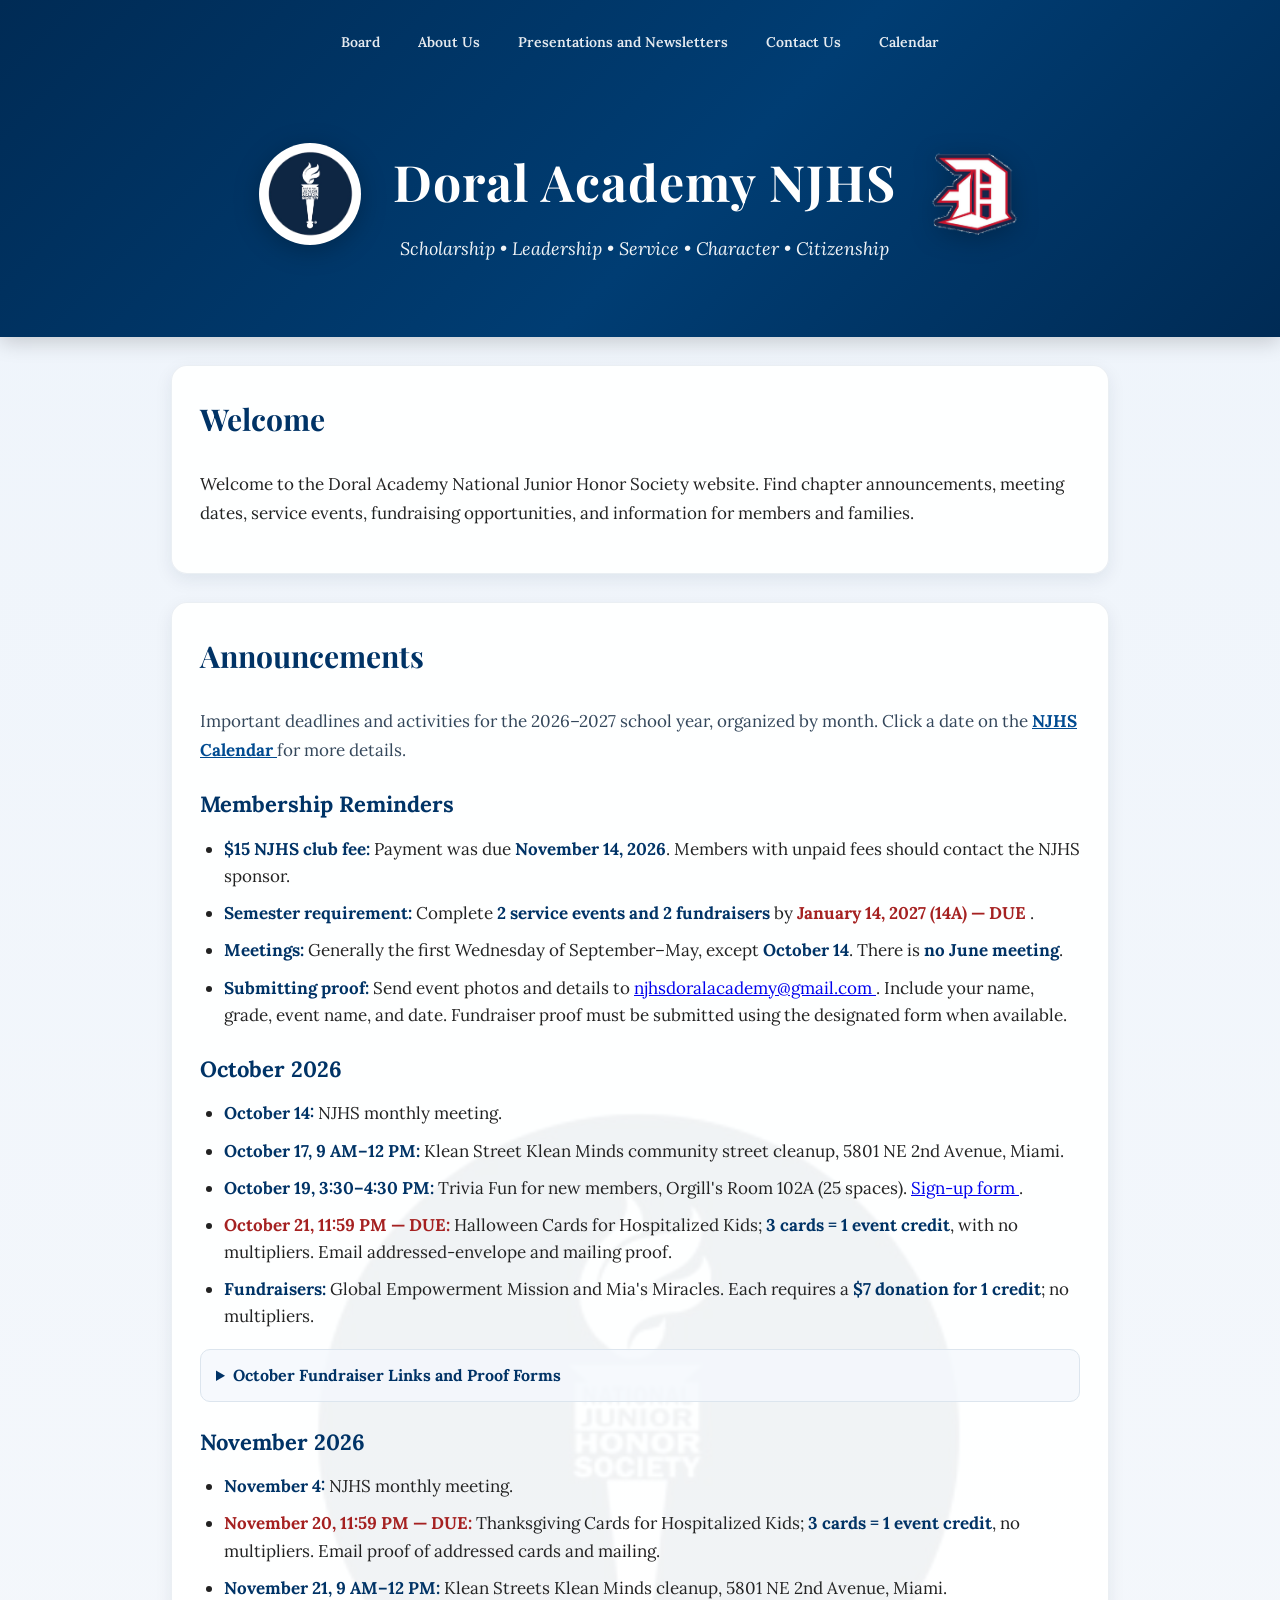
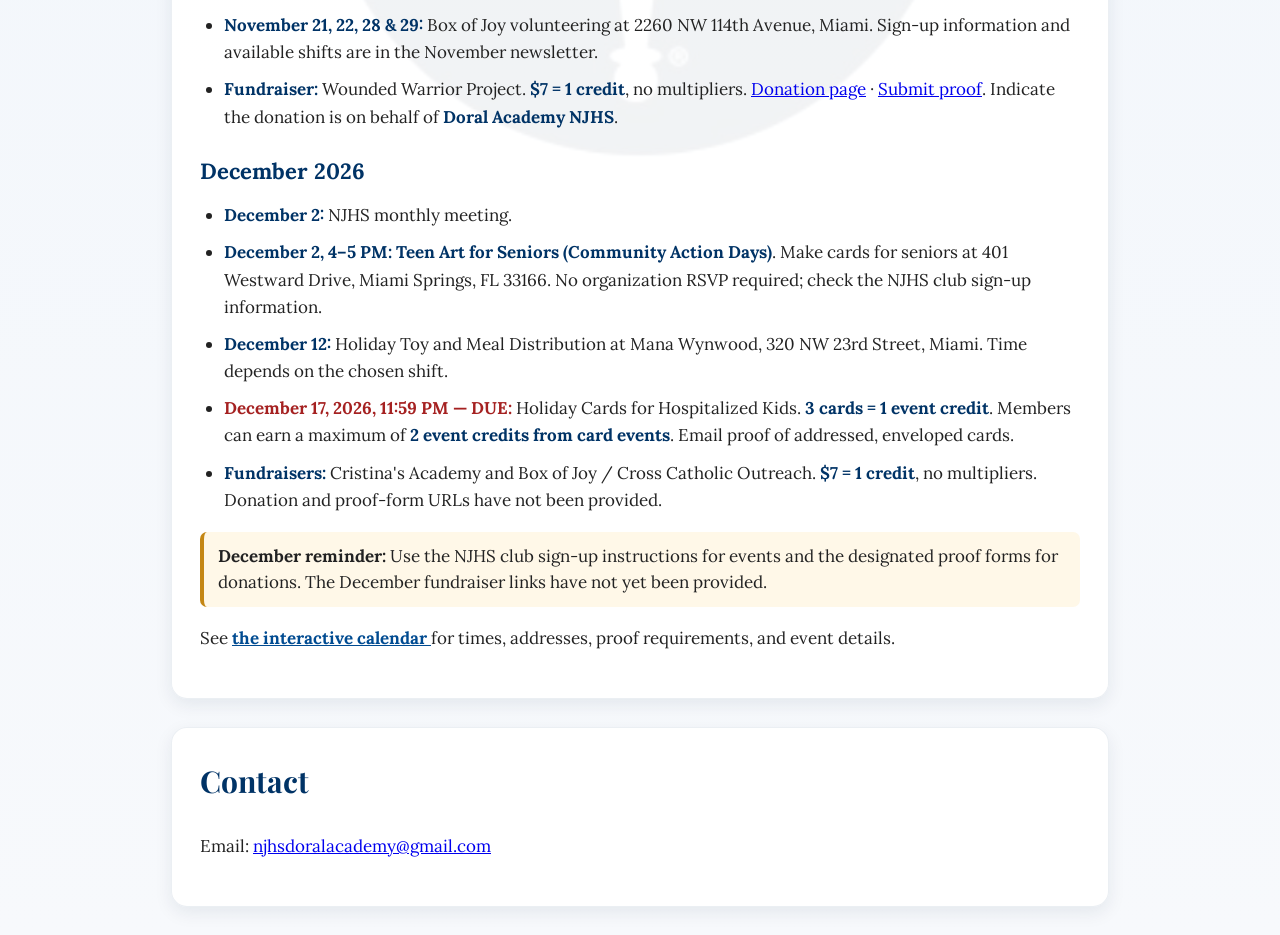
<file: index.html>
<!DOCTYPE html>
<html lang="en">
<head>
  <meta charset="UTF-8">
  <meta name="viewport" content="width=device-width, initial-scale=1.0">
  <title>Doral Academy NJHS</title>
  <link rel="stylesheet" href="style.css">
  <link rel="icon" type="image/png" href="njhs-logo-clean.png">

  <style>
    /* SINGLE HOMEPAGE WATERMARK */
    .home-page .home-header::before,
    .home-page .watermark-section::before {
      content: none !important;
      display: none !important;
    }

    .home-page main {
      position: relative;
      isolation: isolate;
    }

    .home-page main::before {
      content: "";
      position: absolute;
      inset: 0;
      background: url("njhs-circle-logo.png")
        center / min(760px, 85vw) auto no-repeat;
      opacity: 0.055;
      z-index: 1;
      pointer-events: none;
    }

    .home-page main > section > * {
      position: relative;
      z-index: 2;
    }

    .home-page .title-text h1 span {
      display: inline;
    }

    .home-page .home-header .top-nav {
      position: absolute;
    }

    /* RESPONSIVE NAVIGATION */
    .home-page .top-nav a.nav-presentations {
      min-width: 0;
      max-width: min(260px, 25vw);
      box-sizing: border-box;
    }

    .home-page .nav-presentations .nav-label {
      display: block;
      white-space: nowrap;
      overflow: hidden;
      text-overflow: ellipsis;
    }

    /* ANNOUNCEMENTS */
    .home-page .announcement-lead {
      color: #34475b;
      margin-bottom: 14px;
    }

    .home-page .announcement-list,
    .home-page .month-events {
      padding-left: 24px;
      margin: 12px 0 18px;
    }

    .home-page .announcement-list li,
    .home-page .month-events li {
      margin-bottom: 10px;
      line-height: 1.6;
    }

    .home-page .announcement-list strong,
    .home-page .month-events strong {
      color: #003366;
    }

    .home-page .month-heading {
      color: #003366;
      margin: 22px 0 10px;
      font-size: 22px;
    }

    .home-page .deadline-text {
      font-weight: bold;
      color: #a52121;
    }

    .home-page .announcement-details {
      margin-top: 14px;
      border: 1px solid #dce5ee;
      border-radius: 10px;
      background: rgba(244,248,253,0.8);
      padding: 12px 15px;
    }

    .home-page .announcement-details summary {
      cursor: pointer;
      font-weight: bold;
      color: #003366;
    }

    .home-page .announcement-details li {
      margin: 8px 0;
      line-height: 1.5;
    }

    .home-page .notice {
      padding: 12px 14px;
      border-left: 4px solid #c48715;
      background: #fff8e8;
      border-radius: 7px;
      line-height: 1.5;
    }

    .home-page .calendar-link {
      color: #004b91;
      font-weight: 700;
    }

    .home-page a {
      overflow-wrap: anywhere;
    }

    /* MOBILE */
    @media (max-width: 700px) {

      .home-page .home-header {
        padding: 22px 16px 36px;
        min-height: 0;
        box-sizing: border-box;
      }

      .home-page main::before {
        background-size: 350px auto;
      }

      .home-page .home-header .top-nav {
        position: relative;
        top: auto;
        left: auto;
        right: auto;
        transform: none;
        display: grid;
        grid-template-columns: repeat(6, minmax(0,1fr));
        gap: 7px;
        width: 100%;
        max-width: 450px;
        margin: 0 auto;
      }

      .home-page .home-header .top-nav a {
        grid-column: span 2;
        min-width: 0;
        padding: 9px 3px;
        font-size: clamp(11px,3vw,13px);
        text-align: center;
        white-space: nowrap;
      }

      .home-page .home-header .top-nav a.nav-presentations {
        width: 100%;
        max-width: 100%;
        overflow: hidden;
      }

      .home-page .home-header .top-nav a:nth-child(4),
      .home-page .home-header .top-nav a:nth-child(5) {
        grid-column: span 3;
      }

      .home-page .home-header .hero-title-row {
        display: grid;
        grid-template-columns: 1fr 1fr;
        grid-template-areas:
          "njhs doral"
          "title title";
        justify-items: center;
        align-items: center;
        gap: 14px 10px;
        width: 100%;
        margin: 28px auto 0;
      }

      .home-page .home-header .njhs-logo {
        grid-area: njhs;
        width: 68px;
        height: 68px;
        padding: 5px;
      }

      .home-page .home-header .doral-logo {
        grid-area: doral;
        width: auto;
        height: 68px;
        max-width: 100px;
      }

      .home-page .home-header .title-text {
        grid-area: title;
        width: 100%;
        text-align: center;
      }

      .home-page .home-header h1 {
        font-size: clamp(29px,8vw,39px);
        line-height: 1.2;
        margin: 0 0 10px;
      }

      .home-page .title-text h1 span {
        display: block;
      }

      .home-page .home-header .title-text p {
        font-size: 13px;
        line-height: 1.65;
        max-width: 320px;
        margin: 0 auto;
      }

      .home-page section {
        box-sizing: border-box;
        margin: 16px 12px;
        padding: 22px 18px;
      }

      .home-page section h2 {
        font-size: 27px;
      }

      .home-page .month-heading {
        font-size: 20px;
      }

      .home-page .month-events li,
      .home-page .announcement-list li {
        font-size: 15px;
      }
    }
  </style>
</head>

<body class="home-page">

  <header class="home-header">

    <nav class="top-nav" aria-label="Main navigation">
      <a href="board.html">Board</a>
      <a href="about.html">About Us</a>

      <a href="powerpoints.html"
         class="nav-presentations"
         aria-label="Presentations and Newsletters"
         title="Presentations and Newsletters">
        <span class="nav-label">Presentations and Newsletters</span>
      </a>

      <a href="contact.html">Contact Us</a>
      <a href="calendar.html">Calendar</a>
    </nav>

    <div class="hero-title-row">
      <img src="njhs-logo-clean.png"
           alt="NJHS logo"
           class="home-logo njhs-logo">

      <div class="title-text">
        <h1>Doral Academy <span>NJHS</span></h1>
        <p>
          Scholarship • Leadership • Service •
          Character • Citizenship
        </p>
      </div>

      <img src="doral-logo-clean.png"
           alt="Doral Academy logo"
           class="home-logo doral-logo">
    </div>
  </header>

  <main>

    <section>
      <h2>Welcome</h2>
      <p>
        Welcome to the Doral Academy National Junior Honor Society
        website. Find chapter announcements, meeting dates,
        service events, fundraising opportunities, and
        information for members and families.
      </p>
    </section>

    <section>
      <h2>Announcements</h2>

      <p class="announcement-lead">
        Important deadlines and activities for the 2026–2027
        school year, organized by month. Click a date on the
        <a class="calendar-link" href="calendar.html">
          NJHS Calendar
        </a>
        for more details.
      </p>

      <h3 class="month-heading">Membership Reminders</h3>

      <ul class="announcement-list">
        <li>
          <strong>$15 NJHS club fee:</strong>
          Payment was due <strong>November 14, 2026</strong>.
          Members with unpaid fees should contact the NJHS sponsor.
        </li>

        <li>
          <strong>Semester requirement:</strong>
          Complete <strong>2 service events and 2 fundraisers</strong>
          by <span class="deadline-text">
            January 14, 2027 (14A) — DUE
          </span>.
        </li>

        <li>
          <strong>Meetings:</strong>
          Generally the first Wednesday of September–May,
          except <strong>October 14</strong>.
          There is <strong>no June meeting</strong>.
        </li>

        <li>
          <strong>Submitting proof:</strong>
          Send event photos and details to
          <a href="mailto:njhsdoralacademy@gmail.com">
            njhsdoralacademy@gmail.com
          </a>.
          Include your name, grade, event name, and date.
          Fundraiser proof must be submitted using the
          designated form when available.
        </li>
      </ul>

      <h3 class="month-heading">October 2026</h3>

      <ul class="month-events">
        <li>
          <strong>October 14:</strong>
          NJHS monthly meeting.
        </li>

        <li>
          <strong>October 17, 9 AM–12 PM:</strong>
          Klean Street Klean Minds community street cleanup,
          5801 NE 2nd Avenue, Miami.
        </li>

        <li>
          <strong>October 19, 3:30–4:30 PM:</strong>
          Trivia Fun for new members, Orgill's Room 102A
          (25 spaces).
          <a href="https://forms.gle/LJaqfLmsAAzRFNNAA"
             target="_blank" rel="noopener noreferrer">
            Sign-up form
          </a>.
        </li>

        <li>
          <span class="deadline-text">
            October 21, 11:59 PM — DUE:
          </span>
          Halloween Cards for Hospitalized Kids;
          <strong>3 cards = 1 event credit</strong>,
          with no multipliers.
          Email addressed-envelope and mailing proof.
        </li>

        <li>
          <strong>Fundraisers:</strong>
          Global Empowerment Mission and Mia's Miracles.
          Each requires a <strong>$7 donation for 1 credit</strong>;
          no multipliers.
        </li>
      </ul>

      <details class="announcement-details">
        <summary>October Fundraiser Links and Proof Forms</summary>
        <ul>
          <li>
            <strong>Global Empowerment Mission:</strong>
            <a href="https://give.gem.org/campaign/735778/donate"
               target="_blank" rel="noopener noreferrer">Donate</a>
            ·
            <a href="https://forms.gle/nMfaBUAVE4X3Z4fW6"
               target="_blank" rel="noopener noreferrer">Submit proof</a>
          </li>

          <li>
            <strong>Mia's Miracles:</strong>
            <a href="https://mias-miracles.org/donate/"
               target="_blank" rel="noopener noreferrer">Donate</a>
            ·
            <a href="https://forms.gle/xfF3gVF7sdRYBU6Y8"
               target="_blank" rel="noopener noreferrer">Submit proof</a>
          </li>
        </ul>
      </details>

      <h3 class="month-heading">November 2026</h3>

      <ul class="month-events">
        <li><strong>November 4:</strong> NJHS monthly meeting.</li>

        <li>
          <span class="deadline-text">
            November 20, 11:59 PM — DUE:
          </span>
          Thanksgiving Cards for Hospitalized Kids;
          <strong>3 cards = 1 event credit</strong>,
          no multipliers. Email proof of addressed cards and mailing.
        </li>

        <li>
          <strong>November 21, 9 AM–12 PM:</strong>
          Klean Streets Klean Minds cleanup,
          5801 NE 2nd Avenue, Miami.
        </li>

        <li>
          <strong>November 21, 22, 28 &amp; 29:</strong>
          Box of Joy volunteering at 2260 NW 114th Avenue,
          Miami. Sign-up information and available shifts
          are in the November newsletter.
        </li>

        <li>
          <strong>Fundraiser:</strong>
          Wounded Warrior Project.
          <strong>$7 = 1 credit</strong>, no multipliers.
          <a href="https://support.woundedwarriorproject.org/Default.aspx?tsid=37977"
             target="_blank" rel="noopener noreferrer">Donation page</a>
          ·
          <a href="https://forms.gle/F6t3YPgR1nLFfQQY8"
             target="_blank" rel="noopener noreferrer">Submit proof</a>.
          Indicate the donation is on behalf of
          <strong>Doral Academy NJHS</strong>.
        </li>
      </ul>

      <h3 class="month-heading">December 2026</h3>

      <ul class="month-events">
        <li>
          <strong>December 2:</strong>
          NJHS monthly meeting.
        </li>

        <li>
          <strong>December 2, 4–5 PM:</strong>
          <strong>Teen Art for Seniors (Community Action Days)</strong>.
          Make cards for seniors at 401 Westward Drive,
          Miami Springs, FL 33166.
          No organization RSVP required; check the NJHS
          club sign-up information.
        </li>

        <li>
          <strong>December 12:</strong>
          Holiday Toy and Meal Distribution at Mana Wynwood,
          320 NW 23rd Street, Miami.
          Time depends on the chosen shift.
        </li>

        <li>
          <span class="deadline-text">
            December 17, 2026, 11:59 PM — DUE:
          </span>
          Holiday Cards for Hospitalized Kids.
          <strong>3 cards = 1 event credit</strong>.
          Members can earn a maximum of
          <strong>2 event credits from card events</strong>.
          Email proof of addressed, enveloped cards.
        </li>

        <li>
          <strong>Fundraisers:</strong>
          Cristina's Academy and Box of Joy /
          Cross Catholic Outreach.
          <strong>$7 = 1 credit</strong>, no multipliers.
          Donation and proof-form URLs have not been provided.
        </li>
      </ul>

      <p class="notice">
        <strong>December reminder:</strong>
        Use the NJHS club sign-up instructions for events
        and the designated proof forms for donations.
        The December fundraiser links have not yet been provided.
      </p>

      <p>
        See
        <a class="calendar-link" href="calendar.html">
          the interactive calendar
        </a>
        for times, addresses, proof requirements,
        and event details.
      </p>
    </section>

    <section>
      <h2>Contact</h2>
      <p>
        Email:
        <a href="mailto:njhsdoralacademy@gmail.com">
          njhsdoralacademy@gmail.com
        </a>
      </p>
    </section>

  </main>

</body>
</html>
</file>
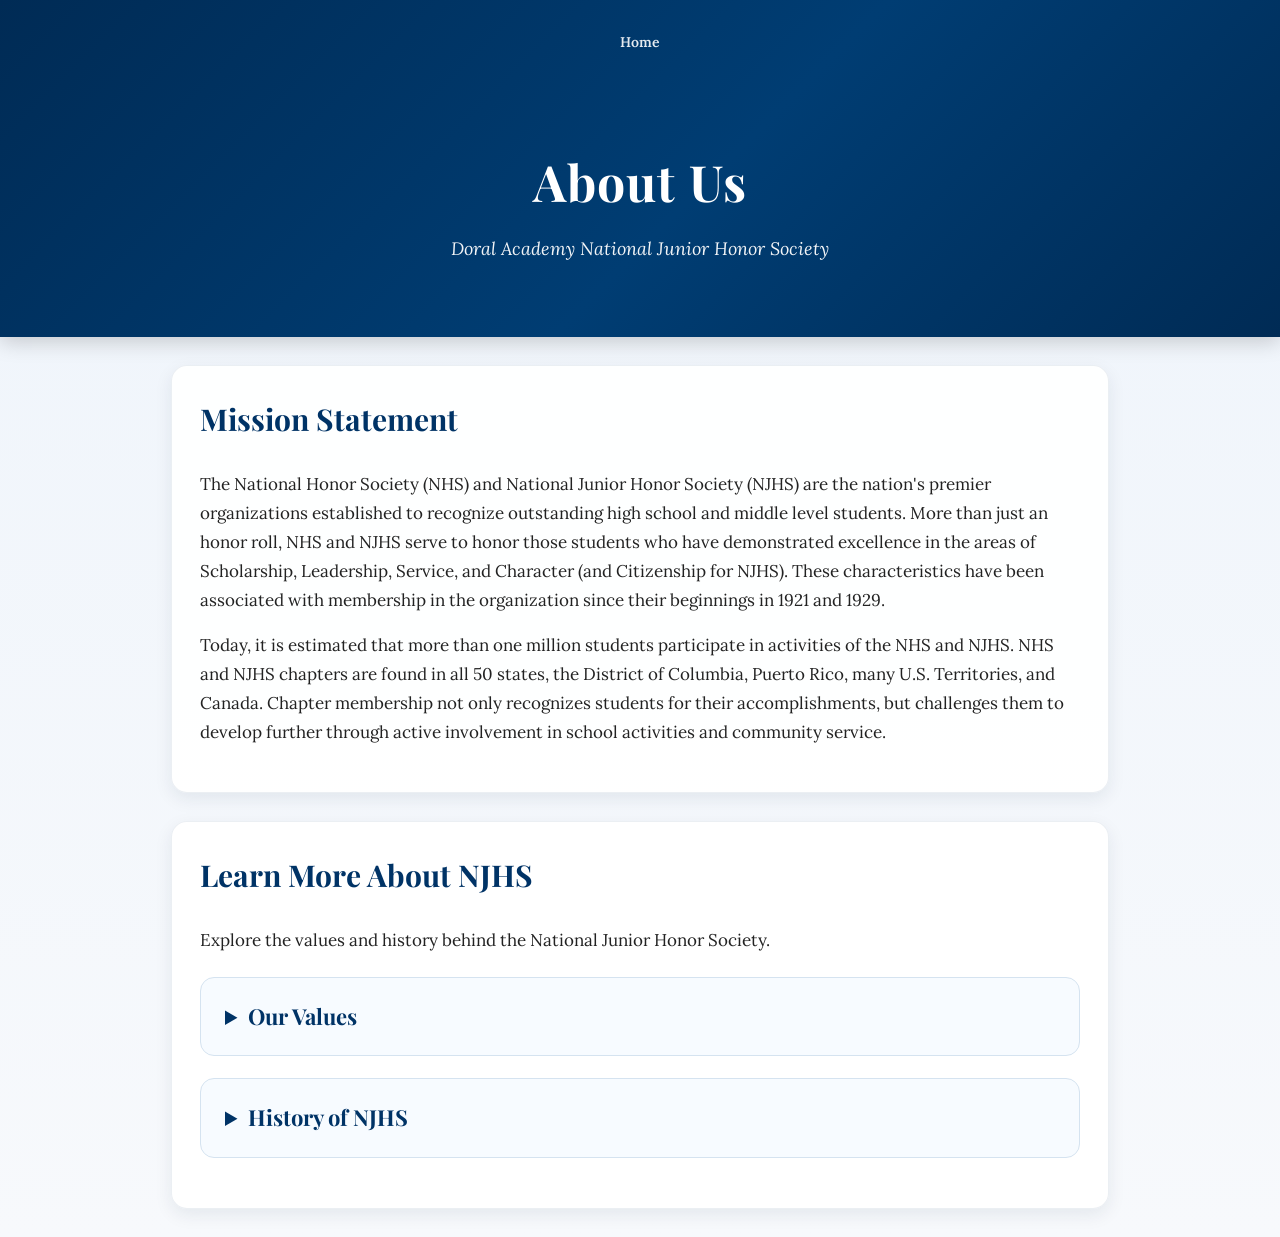
<file: about.html>
<!DOCTYPE html>
<html lang="en">
<head>
  <meta charset="UTF-8">
  <meta name="viewport" content="width=device-width, initial-scale=1.0">
  <title>About Us - Doral Academy NJHS</title>
  <link rel="stylesheet" href="style.css">
  <link rel="icon" type="image/png" href="njhs-logo-clean.png">

  <style>
    .about-expandable {
      margin: 22px 0;
      border: 1px solid #d5e3f0;
      border-radius: 14px;
      background: #f7fbff;
      overflow: hidden;
    }

    .about-expandable summary {
      padding: 20px 24px;
      cursor: pointer;
      color: #003366;
      font-size: 22px;
      font-family: 'Playfair Display', Georgia, serif;
      font-weight: bold;
      transition: background-color 0.2s ease;
    }

    .about-expandable summary:hover {
      background: #e2f0ff;
    }

    .about-expandable summary:focus-visible {
      outline: 2px solid #003366;
      outline-offset: -4px;
    }

    .about-expandable[open] summary {
      background: #eaf4ff;
    }

    .about-expandable-content {
      padding: 8px 24px 24px;
    }

    .about-expandable-content p {
      margin: 16px 0;
      line-height: 1.8;
    }

    .about-expandable-content h3 {
      color: #003366;
      font-size: 22px;
      margin-top: 25px;
      margin-bottom: 8px;
    }

    .about-values-image {
      display: block;
      max-width: 280px;
      width: 100%;
      height: auto;
      margin: 20px auto 28px;
      border-radius: 12px;
    }

    @media (max-width: 700px) {
      .about-expandable summary {
        font-size: 19px;
        padding: 16px;
      }

      .about-expandable-content {
        padding: 8px 16px 20px;
      }
    }
  </style>
</head>

<body>

  <header>
    <nav class="top-nav">
      <a href="index.html">Home</a>
    </nav>

    <h1>About Us</h1>
    <p>Doral Academy National Junior Honor Society</p>
  </header>

  <section>

    <h2>Mission Statement</h2>

    <p>
      The National Honor Society (NHS) and National Junior Honor Society
      (NJHS) are the nation's premier organizations established to
      recognize outstanding high school and middle level students.
      More than just an honor roll, NHS and NJHS serve to honor those
      students who have demonstrated excellence in the areas of
      Scholarship, Leadership, Service, and Character (and Citizenship
      for NJHS). These characteristics have been associated with
      membership in the organization since their beginnings in 1921
      and 1929.
    </p>

    <p>
      Today, it is estimated that more than one million students
      participate in activities of the NHS and NJHS. NHS and NJHS
      chapters are found in all 50 states, the District of Columbia,
      Puerto Rico, many U.S. Territories, and Canada. Chapter
      membership not only recognizes students for their
      accomplishments, but challenges them to develop further
      through active involvement in school activities and
      community service.
    </p>

  </section>

  <section>

    <h2>Learn More About NJHS</h2>

    <p>
      Explore the values and history behind the
      National Junior Honor Society.
    </p>

    <!-- OUR VALUES -->

    <details class="about-expandable">
      <summary>Our Values</summary>

      <div class="about-expandable-content">

        <img src="njhs-values.png"
             alt="NJHS Values"
             class="about-values-image">

        <p>
          NJHS is more than just an honor roll. The Honor Society
          chapter establishes rules for membership that are based
          upon a student's NHS/NJHS outstanding performance in
          the areas of scholarship, service, leadership, and
          character (plus citizenship for NJHS). These criteria
          for selection form the foundation upon which the
          organization and its activities are built.
        </p>

        <h3>Scholarship</h3>

        <p>
          Students who have a standard of excellence, or a higher
          cumulative average set by the local school's Faculty
          Council, meet the scholarship requirement for membership.
          These students are then eligible for consideration on
          the basis of service, leadership, and character
          (and citizenship for NJHS).
        </p>

        <h3>Service</h3>

        <p>
          This quality is defined through the voluntary
          contributions made by a student to the school or
          community, done without compensation and with a
          positive, courteous, and enthusiastic spirit.
        </p>

        <h3>Leadership</h3>

        <p>
          Student leaders are those who are resourceful,
          good problem solvers, promoters of school activities,
          idea-contributors, dependable, and persons who
          exemplify positive attitudes about life.
          Leadership experiences can be drawn from school
          or community activities while working with or
          for others.
        </p>

        <h3>Character</h3>

        <p>
          The student of good character upholds principles
          of morality and ethics, is cooperative, demonstrates
          high standards of honesty and reliability, shows
          courtesy, concern, and respect for others, and
          generally maintains a good and clean lifestyle.
        </p>

        <h3>Citizenship</h3>

        <p>
          The student who demonstrates citizenship understands
          the importance of civic involvement, has a high
          regard for freedom, justice, and democracy, and
          demonstrates mature participation and responsibility
          through involvement with such activities as scouting,
          community organizations, and school clubs.
        </p>

      </div>
    </details>

    <!-- HISTORY -->

    <details class="about-expandable">
      <summary>History of NJHS</summary>

      <div class="about-expandable-content">

        <p>
          The National Junior Honor Society (NJHS) was
          established in 1929.
        </p>

        <p>
          In 1921, NASSP officially established the National
          Honor Society. Though many local and regional honor
          societies existed prior to 1921, no nationwide
          organization had been founded. Under the leadership
          of Dr. Edward Rynearson, principal of the Fifth
          Avenue High School, Pittsburgh, Pa., the organization
          grew from the original Alpha Chapter at the Fifth
          Avenue School to more than 1,000 chapters by 1930.
          Equipped with a constitution, an emblem and motto,
          and a group of dedicated principals as coordinators,
          the new NHS organization quickly developed into one
          of the country's leading educational groups.
        </p>

        <p>
          Four main purposes have guided chapters of NJHS
          from the beginning: "To create enthusiasm for
          scholarship, to stimulate a desire to render service,
          to promote leadership, and to develop character in
          the students of secondary schools."
          (from the NJHS Constitution)
          These purposes also translate into the criteria used
          for membership selection in each local chapter.
        </p>

        <p>
          In 1929, the NASSP turned its attention to middle
          level schools and expanded the scope of its concern
          for recognizing outstanding students by establishing
          the National Junior Honor Society (NJHS).
          With its own constitution and handbook, NJHS has
          established criteria that parallel the emphases
          found in the NHS with an added purpose to encourage
          citizenship. (Additional information on establishing
          a chapter of the NJHS is available upon request
          from the NASSP Department of Student Activities.)
        </p>

        <p>
          Both the NHS and NJHS are sponsored and supervised
          by NASSP which appoints a National Council -
          the controlling body of NHS. In addition, National
          Council members also serve as the selection committee
          for the prestigious NHS Scholarship which has been
          administered annually in schools with NHS chapters
          since 1946.
        </p>

        <p>
          The day-to-day administration of NHS national
          concerns is handled by the NASSP Department
          of Student Activities, headquartered in Reston, VA.
        </p>

      </div>
    </details>

  </section>

</body>
</html>
</file>
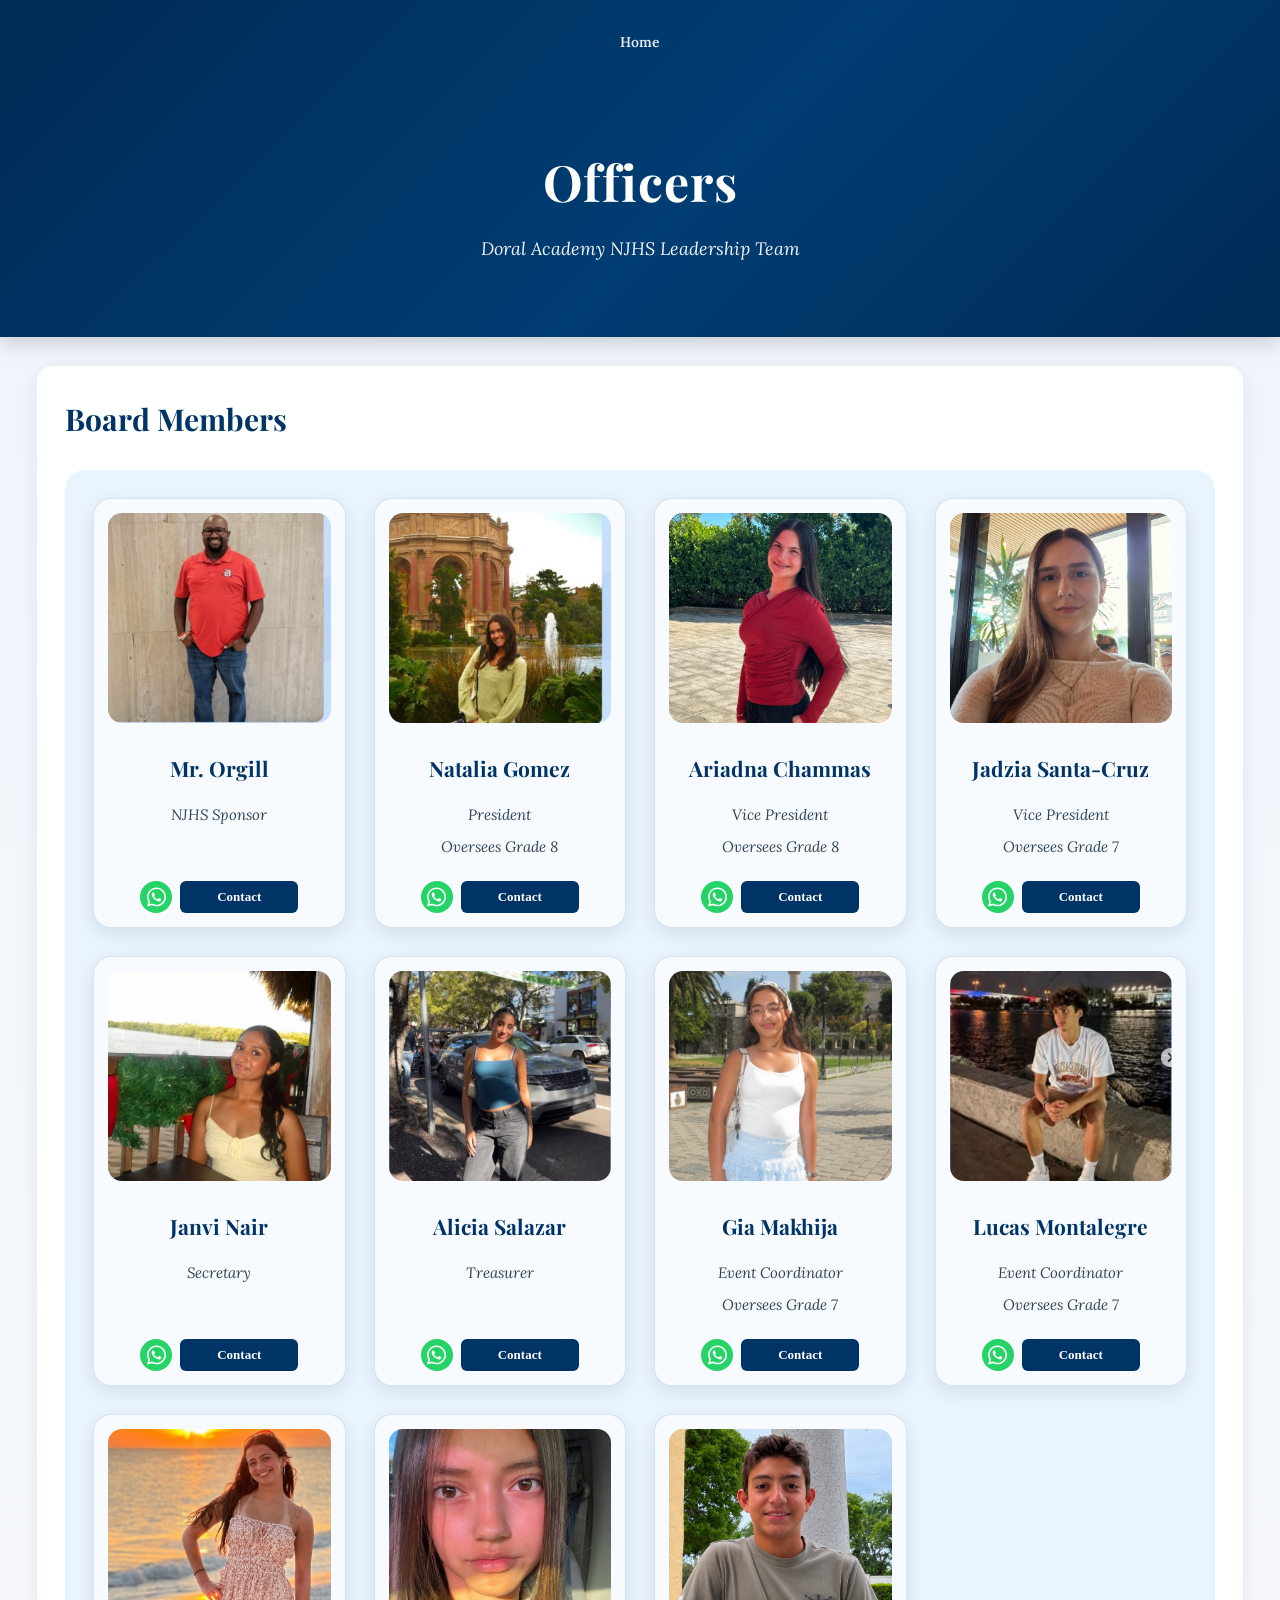
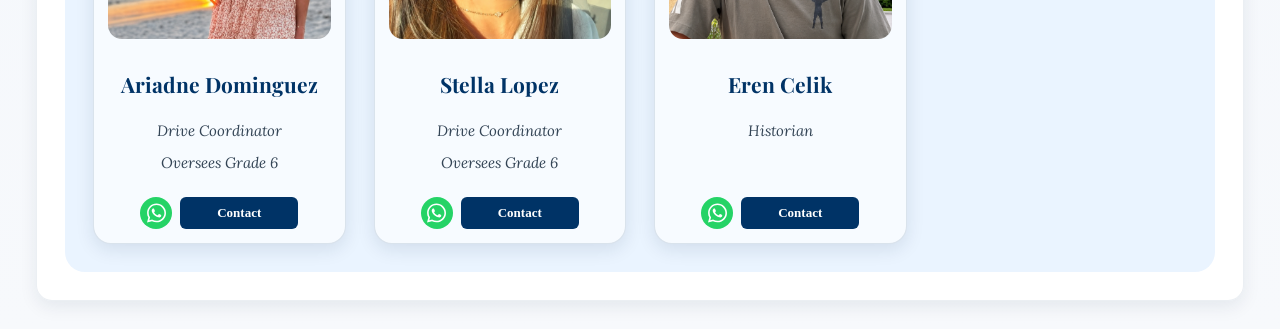
<file: board.html>
<!DOCTYPE html>
<html>
<head>
  <title>Board - Doral Academy NJHS</title>
  <link rel="stylesheet" href="style.css">
  <link rel="icon" type="image/png" href="njhs-logo-clean.png">
</head>

<body>

  <header>
    <nav class="top-nav">
      <a href="index.html">Home</a>
    </nav>

    <h1>Officers</h1>
    <p>Doral Academy NJHS Leadership Team</p>
  </header>

  <svg style="display: none;">
    <symbol id="whatsapp-icon-symbol" viewBox="0 0 448 512">
      <path d="M380.9 97.1C339 55.1 283.2 32 223.9 32 101.5 32 1.9 131.6 1.9 254c0 39.1 10.2 77.3 29.6 111L0 480l117.7-30.9c32.4 17.7 68.9 27 106.1 27h.1C346.2 476.1 448 376.5 448 254.1c0-59.3-25.2-115-67.1-157zM223.9 438.7c-33.2 0-65.7-8.9-94-25.7l-6.7-4-69.8 18.3 18.6-68.1-4.4-7c-18.5-29.4-28.2-63.3-28.2-98.2 0-101.7 82.8-184.5 184.6-184.5 49.3 0 95.6 19.2 130.4 54.1 34.8 34.9 56.2 81.2 56.1 130.5 0 101.8-84.9 184.6-186.6 184.6zm101.2-138.2c-5.5-2.8-32.8-16.2-37.9-18-5.1-1.9-8.8-2.8-12.5 2.8-3.7 5.6-14.3 18-17.6 21.8-3.2 3.7-6.5 4.2-12 1.4-32.6-16.3-54-29.1-75.5-66-5.7-9.8 5.7-9.1 16.3-30.3 1.8-3.7.9-6.9-.5-9.7-1.4-2.8-12.5-30.1-17.1-41.2-4.5-10.8-9.1-9.3-12.5-9.5-3.2-.2-6.9-.2-10.6-.2-3.7 0-9.7 1.4-14.8 6.9-5.1 5.6-19.4 19-19.4 46.3 0 27.3 19.9 53.7 22.6 57.4 2.8 3.7 39.1 59.7 94.8 83.8 35.2 15.2 49 16.5 66.6 13.9 10.7-1.6 32.8-13.4 37.4-26.4 4.6-13 4.6-24.1 3.2-26.4-1.3-2.5-5-3.9-10.5-6.6z"></path>
    </symbol>
  </svg>

  <section class="board-section">
    <h2>Board Members</h2>

    <div class="member-grid">

      <div class="member-card">
        <img src="mr-orgill.png" alt="Mr. Orgill">
        <h3>Mr. Orgill</h3>
        <p>NJHS Sponsor</p>
        <div class="contact-row">
          <a href="https://wa.me/13057263467" class="whatsapp-button" target="_blank" aria-label="WhatsApp">
            <svg class="whatsapp-icon"><use href="#whatsapp-icon-symbol"></use></svg>
          </a>
          <a href="tel:+13057263467" class="phone-button" data-phone="(305) 726-3467">Contact</a>
        </div>
      </div>

      <div class="member-card">
        <img src="natalia-gomez.png" alt="Natalia Gomez">
        <h3>Natalia Gomez</h3>
        <p>President</p>
        <p>Oversees Grade 8</p>
        <div class="contact-row">
          <a href="https://wa.me/13057756739" class="whatsapp-button" target="_blank" aria-label="WhatsApp">
            <svg class="whatsapp-icon"><use href="#whatsapp-icon-symbol"></use></svg>
          </a>
          <a href="tel:+13057756739" class="phone-button" data-phone="(305) 775-6739">Contact</a>
        </div>
      </div>

      <div class="member-card">
        <img src="ariadna-chammas.png" alt="Ariadna Chammas">
        <h3>Ariadna Chammas</h3>
        <p>Vice President</p>
        <p>Oversees Grade 8</p>
        <div class="contact-row">
          <a href="https://wa.me/17864951563" class="whatsapp-button" target="_blank" aria-label="WhatsApp">
            <svg class="whatsapp-icon"><use href="#whatsapp-icon-symbol"></use></svg>
          </a>
          <a href="tel:+17864951563" class="phone-button" data-phone="(786) 495-1563">Contact</a>
        </div>
      </div>

      <div class="member-card">
        <img src="jadzia-santa-cruz.png" alt="Jadzia Santa-Cruz">
        <h3>Jadzia Santa-Cruz</h3>
        <p>Vice President</p>
        <p>Oversees Grade 7</p>
        <div class="contact-row">
          <a href="https://wa.me/17866495440" class="whatsapp-button" target="_blank" aria-label="WhatsApp">
            <svg class="whatsapp-icon"><use href="#whatsapp-icon-symbol"></use></svg>
          </a>
          <a href="tel:+17866495440" class="phone-button" data-phone="(786) 649-5440">Contact</a>
        </div>
      </div>

      <div class="member-card">
        <img src="janvi-nair.png" alt="Janvi Nair">
        <h3>Janvi Nair</h3>
        <p>Secretary</p>
        <div class="contact-row">
          <a href="https://wa.me/17868519840" class="whatsapp-button" target="_blank" aria-label="WhatsApp">
            <svg class="whatsapp-icon"><use href="#whatsapp-icon-symbol"></use></svg>
          </a>
          <a href="tel:+17868519840" class="phone-button" data-phone="(786) 851-9840">Contact</a>
        </div>
      </div>

      <div class="member-card">
        <img src="alicia-salazar.png" alt="Alicia Salazar">
        <h3>Alicia Salazar</h3>
        <p>Treasurer</p>
        <div class="contact-row">
          <a href="https://wa.me/17863954221" class="whatsapp-button" target="_blank" aria-label="WhatsApp">
            <svg class="whatsapp-icon"><use href="#whatsapp-icon-symbol"></use></svg>
          </a>
          <a href="tel:+17863954221" class="phone-button" data-phone="(786) 395-4221">Contact</a>
        </div>
      </div>

      <div class="member-card">
        <img src="gia-makhija.png" alt="Gia Makhija">
        <h3>Gia Makhija</h3>
        <p>Event Coordinator</p>
        <p>Oversees Grade 7</p>
        <div class="contact-row">
          <a href="https://wa.me/13055400511" class="whatsapp-button" target="_blank" aria-label="WhatsApp">
            <svg class="whatsapp-icon"><use href="#whatsapp-icon-symbol"></use></svg>
          </a>
          <a href="tel:+13055400511" class="phone-button" data-phone="(305) 540-0511">Contact</a>
        </div>
      </div>

      <div class="member-card">
        <img src="lucas-montalegre.png" alt="Lucas Montalegre">
        <h3>Lucas Montalegre</h3>
        <p>Event Coordinator</p>
        <p>Oversees Grade 7</p>
        <div class="contact-row">
          <a href="https://wa.me/13057725714" class="whatsapp-button" target="_blank" aria-label="WhatsApp">
            <svg class="whatsapp-icon"><use href="#whatsapp-icon-symbol"></use></svg>
          </a>
          <a href="tel:+13057725714" class="phone-button" data-phone="(305) 772-5714">Contact</a>
        </div>
      </div>

      <div class="member-card">
        <img src="ariadne-dominguez.png" alt="Ariadne Dominguez">
        <h3>Ariadne Dominguez</h3>
        <p>Drive Coordinator</p>
        <p>Oversees Grade 6</p>
        <div class="contact-row">
          <a href="https://wa.me/17867693331" class="whatsapp-button" target="_blank" aria-label="WhatsApp">
            <svg class="whatsapp-icon"><use href="#whatsapp-icon-symbol"></use></svg>
          </a>
          <a href="tel:+17867693331" class="phone-button" data-phone="(786) 769-3331">Contact</a>
        </div>
      </div>

      <div class="member-card">
        <img src="stella-lopez.png" alt="Stella Lopez">
        <h3>Stella Lopez</h3>
        <p>Drive Coordinator</p>
        <p>Oversees Grade 6</p>
        <div class="contact-row">
          <a href="https://wa.me/13059704481" class="whatsapp-button" target="_blank" aria-label="WhatsApp">
            <svg class="whatsapp-icon"><use href="#whatsapp-icon-symbol"></use></svg>
          </a>
          <a href="tel:+13059704481" class="phone-button" data-phone="(305) 970-4481">Contact</a>
        </div>
      </div>

      <div class="member-card">
        <img src="eren-celik.png" alt="Eren Celik">
        <h3>Eren Celik</h3>
        <p>Historian</p>
        <div class="contact-row">
          <a href="https://wa.me/13054870105" class="whatsapp-button" target="_blank" aria-label="WhatsApp">
            <svg class="whatsapp-icon"><use href="#whatsapp-icon-symbol"></use></svg>
          </a>
          <a href="tel:+13054870105" class="phone-button" data-phone="(305) 487-0105">Contact</a>
        </div>
      </div>

    </div>
  </section>

</body>
</html>
</file>
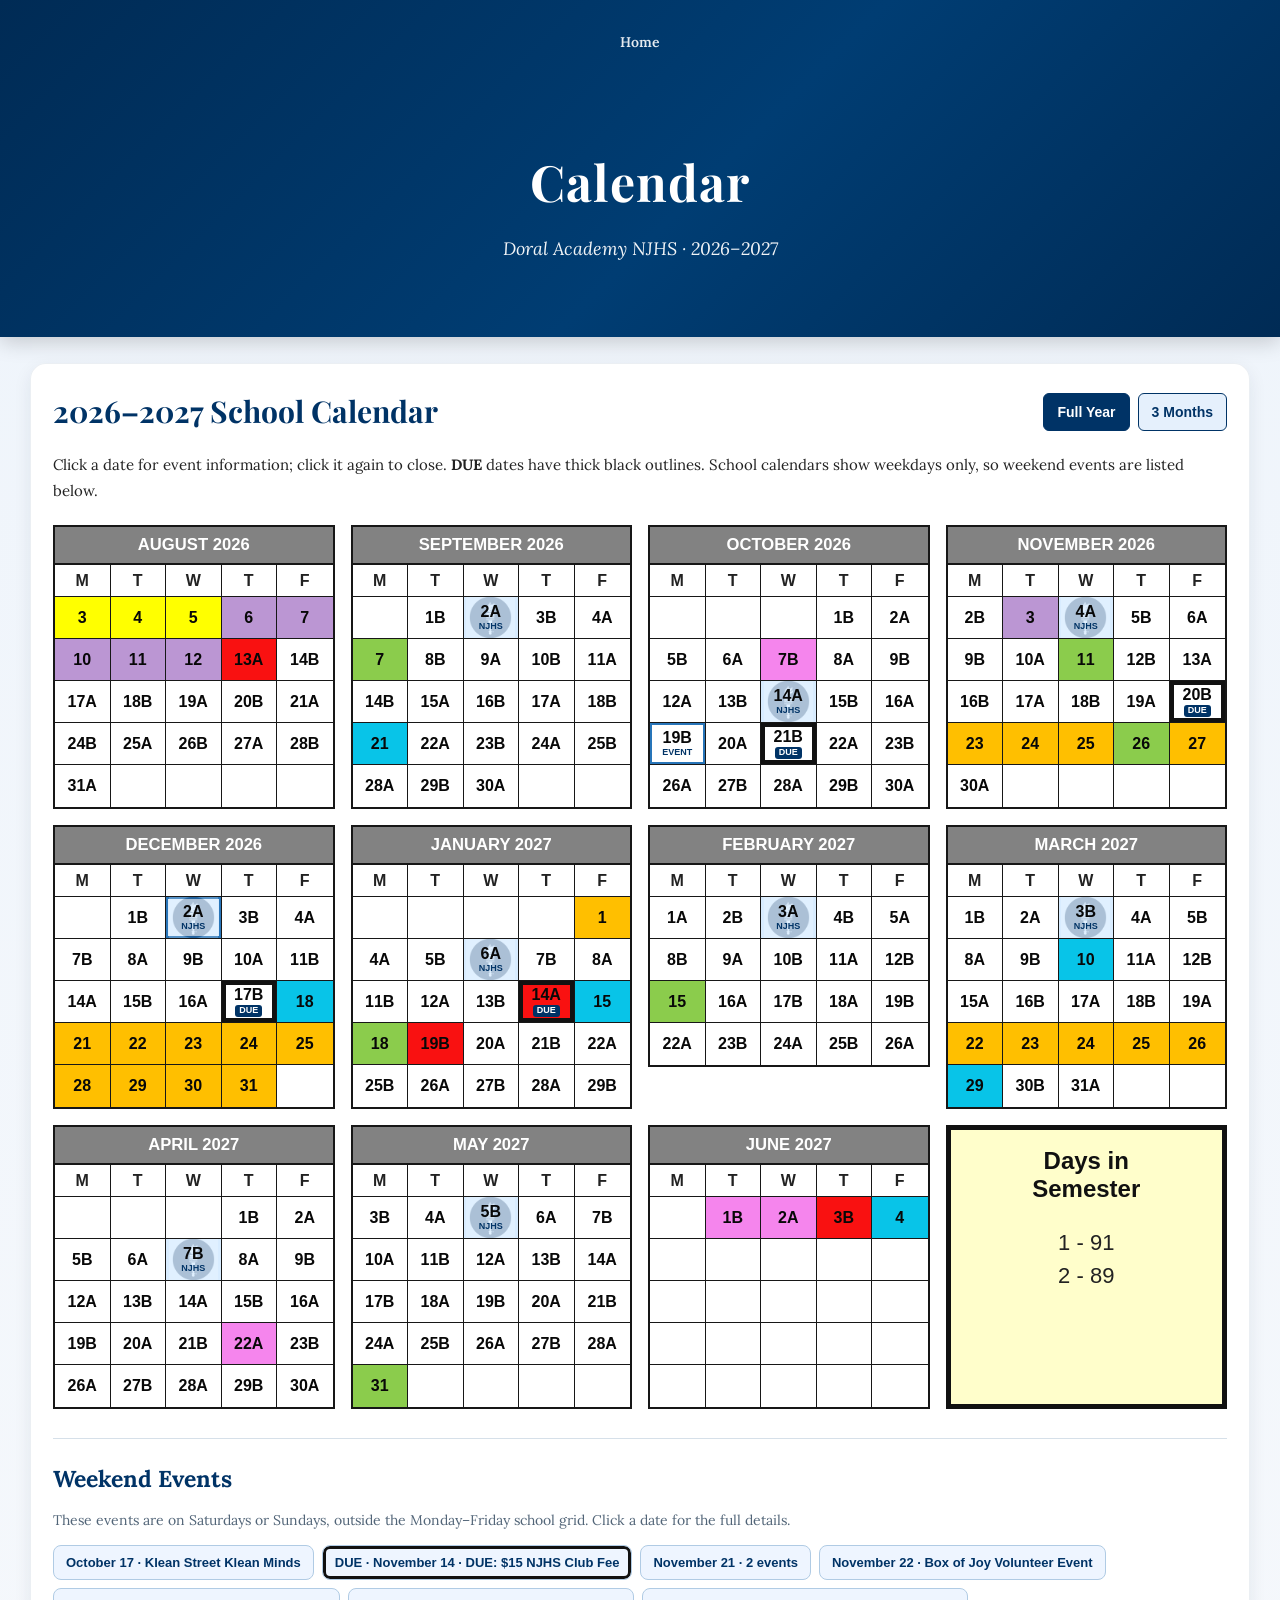
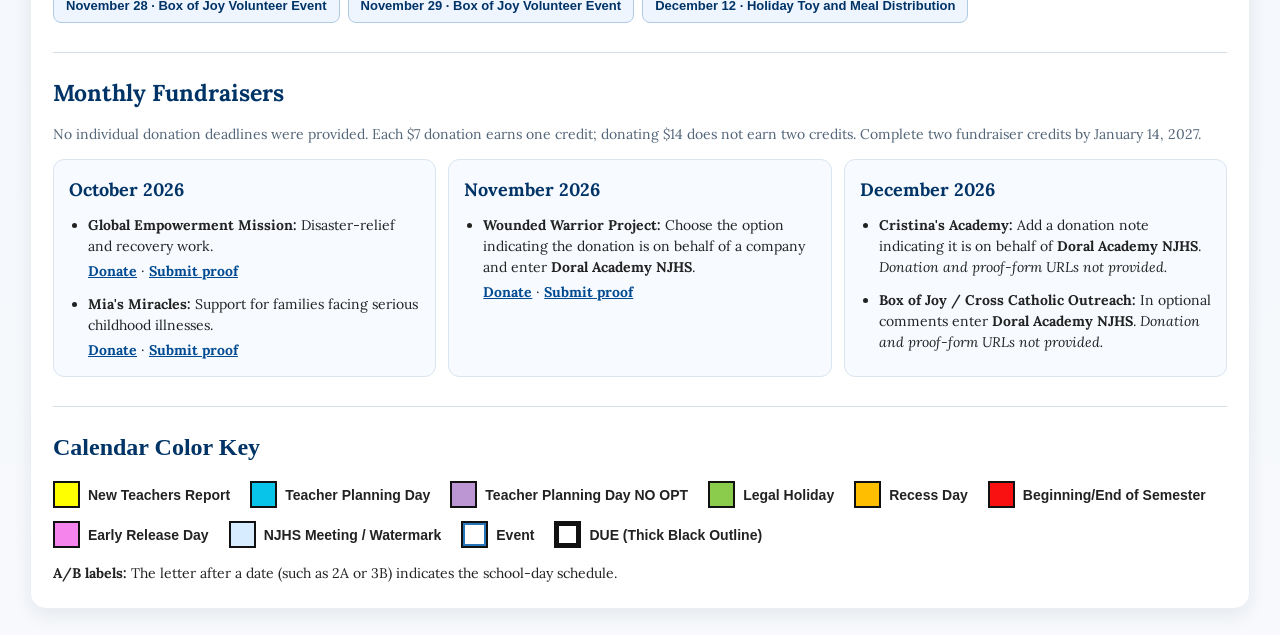
<file: calendar.html>
<!DOCTYPE html>
<html lang="en">
<head>
  <meta charset="UTF-8">
  <meta name="viewport" content="width=device-width, initial-scale=1.0">

  <title>Calendar - Doral Academy NJHS</title>

  <link rel="stylesheet" href="style.css">
  <link rel="icon" type="image/png" href="njhs-logo-clean.png">

  <style>
    /* CALENDAR LAYOUT */

    .njhs-calendar-page {
      overflow-x: hidden;
    }

    .njhs-calendar-page .calendar-content {
      max-width: 1220px;
      width: calc(100% - 36px);
      box-sizing: border-box;
      padding: 22px;
      margin: 26px auto;
      background: rgba(255,255,255,.97);
    }

    .calendar-top {
      display: flex;
      flex-wrap: wrap;
      justify-content: space-between;
      align-items: center;
      gap: 14px;
    }

    .calendar-top h2 {
      margin: 0;
    }

    .calendar-actions {
      display: flex;
      flex-wrap: wrap;
      align-items: center;
      gap: 8px;
    }

    .calendar-actions button {
      padding: 10px 13px;
      background: #e5f0fc;
      color: #003366;
      border: 1px solid #003366;
      border-radius: 6px;
      cursor: pointer;
      font: 700 14px Arial, sans-serif;
      transition: background .18s, color .18s;
    }

    .calendar-actions button[aria-pressed="true"] {
      background: #003366;
      color: white;
    }

    .calendar-actions button:hover:not(:disabled) {
      background: #001a36;
      color: white;
    }

    .calendar-actions button:disabled {
      opacity: .4;
      cursor: not-allowed;
    }

    .calendar-actions button:focus-visible,
    .calendar-day:focus-visible,
    .weekend-button:focus-visible,
    .day-popup-close:focus-visible {
      outline: 3px solid #2585d9;
      outline-offset: 2px;
    }

    .window-controls {
      display: none;
      align-items: center;
      gap: 7px;
    }

    .window-controls.visible {
      display: flex;
    }

    #visible-range {
      min-width: 145px;
      text-align: center;
      color: #003366;
      font: 700 13px Arial, sans-serif;
    }

    .calendar-intro {
      font-size: 15px;
      margin: 15px 0 22px;
    }

    /* MONTH BOXES */

    .school-months {
      display: grid;
      grid-template-columns: repeat(4,minmax(0,1fr));
      gap: 16px;
      align-items: start;
    }

    .school-months.three-months {
      grid-template-columns: repeat(3,minmax(0,1fr));
    }

    .month-panel {
      min-width: 0;
      border: 2px solid #171717;
      background: white;
      font-family: Arial, sans-serif;
    }

    .month-title {
      padding: 8px 3px;
      background: #828282;
      color: white;
      text-align: center;
      text-transform: uppercase;
      border-bottom: 2px solid #171717;
      font: 800 clamp(14px,1.3vw,20px) Arial,sans-serif;
    }

    .day-grid {
      display: grid;
      grid-template-columns: repeat(5,minmax(0,1fr));
    }

    .day-grid > * {
      min-width: 0;
      box-sizing: border-box;
      border-right: 1px solid #171717;
      border-bottom: 1px solid #171717;
    }

    .day-grid > :nth-child(5n) {
      border-right: 0;
    }

    .day-grid > :nth-last-child(-n+5) {
      border-bottom: 0;
    }

    .weekday {
      display: grid;
      place-items: center;
      min-height: 32px;
      font: 800 16px Arial,sans-serif;
    }

    .calendar-day,
    .blank-day {
      min-height: 42px;
    }

    .calendar-day {
      display: flex;
      flex-direction: column;
      align-items: center;
      justify-content: center;
      gap: 1px;
      width: 100%;
      padding: 2px 1px;
      border-left: 0;
      border-top: 0;
      border-radius: 0;
      background: white;
      color: #080808;
      cursor: pointer;
      font: 800 clamp(14px,1.25vw,19px) Arial,sans-serif;
    }

    .calendar-day:hover {
      outline: 2px solid #2875b9;
      outline-offset: -2px;
    }

    .calendar-day.selected {
      outline: 3px solid #003366;
      outline-offset: -3px;
    }

    .blank-day {
      background: white;
    }

    .calendar-day .day-note {
      color: #003366;
      font: 800 9px Arial,sans-serif;
      line-height: 1.1;
    }

    /* SCHOOL COLORS */

    .calendar-day.new-teachers { background: #ffff00; }
    .calendar-day.planning { background: #08c4e8; }
    .calendar-day.planning-no-opt { background: #bb96d3; }
    .calendar-day.holiday { background: #8bcc4c; }
    .calendar-day.recess { background: #ffbf00; }
    .calendar-day.semester { background: #f91111; }
    .calendar-day.early-release { background: #f585ed; }
    .calendar-day.meeting-day { background: #d8ecff; }

    /* EVENTS AND DEADLINES */

    .calendar-day.event-day:not(.deadline-day) {
      box-shadow: inset 0 0 0 2px #2875b9;
    }

    .calendar-day.deadline-day {
      box-shadow: inset 0 0 0 4px #111 !important;
    }

    .calendar-day.deadline-day .day-note {
      color: white;
      background: #003366;
      border-radius: 3px;
      padding: 1px 4px;
    }

    /* NJHS WATERMARKS */

    .calendar-day.watermark-day {
      position: relative;
      isolation: isolate;
      overflow: hidden;
    }

    .calendar-day.watermark-day::before {
      content: "";
      position: absolute;
      inset: 0;
      background:
        url("njhs-circle-logo.png")
        center / 90% auto no-repeat;
      opacity: .22;
      pointer-events: none;
      z-index: 0;
    }

    .calendar-day.watermark-day > span {
      position: relative;
      z-index: 1;
    }

    /* SEMESTER SUMMARY */

    .semester-summary {
      border: 5px solid #111;
      align-self: stretch;
      padding: 17px 12px;
      text-align: center;
      background: #fffecb;
      font-family: Arial,sans-serif;
    }

    .semester-summary h3 {
      margin: 0 0 22px;
      color: #111;
      font: 800 24px/1.18 Arial,sans-serif;
    }

    .semester-summary p {
      margin: 0;
      font: 22px/1.5 Arial,sans-serif;
    }

    .three-months .semester-summary {
      display: none;
    }

    /* WEEKEND EVENTS */

    .weekend-section,
    .fundraising-section {
      margin-top: 29px;
      border-top: 1px solid #d6e0e9;
      padding-top: 20px;
    }

    .weekend-section h3,
    .fundraising-section h3 {
      margin: 0 0 11px;
      color: #003366;
      font-size: 23px;
    }

    .helper-text {
      margin: 0 0 12px;
      font-size: 14px;
      color: #526578;
    }

    .weekend-buttons {
      display: flex;
      flex-wrap: wrap;
      gap: 8px;
    }

    .weekend-button {
      padding: 9px 12px;
      background: #eef5ff;
      color: #003366;
      border: 1px solid #b0cbe4;
      border-radius: 8px;
      cursor: pointer;
      font: 700 13px Arial,sans-serif;
    }

    .weekend-button:hover,
    .weekend-button.selected {
      background: #003366;
      color: white;
    }

    .weekend-button.deadline-day {
      box-shadow: inset 0 0 0 3px #111;
    }

    /* FUNDRAISERS */

    .fundraiser-grid {
      display: grid;
      grid-template-columns: repeat(3,minmax(0,1fr));
      gap: 12px;
    }

    .fundraiser-month {
      min-width: 0;
      border: 1px solid #dbe5f0;
      background: #f7faff;
      border-radius: 11px;
      padding: 15px;
    }

    .fundraiser-month h4 {
      margin: 0 0 10px;
      color: #003366;
      font-size: 18px;
    }

    .fundraiser-month ul {
      padding-left: 19px;
      margin: 0;
    }

    .fundraiser-month li {
      line-height: 1.5;
      margin: 0 0 12px;
      font-size: 14px;
    }

    .fundraiser-month li:last-child {
      margin-bottom: 0;
    }

    .fundraiser-month a {
      color: #004b91;
      font-weight: 700;
      overflow-wrap: anywhere;
    }

    .fundraiser-month .link-row {
      display: block;
      margin-top: 4px;
    }

    /* DATE POPUP */

    .day-popup[hidden] {
      display: none !important;
    }

    .day-popup {
      position: fixed;
      z-index: 1000;
      box-sizing: border-box;
      width: min(430px,calc(100vw - 28px));
      max-height: min(75dvh,560px);
      overflow-y: auto;
      padding: 20px 22px;
      border: 1px solid #c1d8ec;
      border-top: 5px solid #003366;
      border-radius: 17px;
      background: #f2f8ff;
      color: #142b44;
      box-shadow: 0 15px 42px rgba(0,25,60,.24);
    }

    .day-popup-close {
      position: absolute;
      top: 10px;
      right: 11px;
      display: grid;
      place-items: center;
      width: 33px;
      height: 33px;
      border: 0;
      border-radius: 50%;
      background: transparent;
      color: #003366;
      font: 26px/1 Arial,sans-serif;
      cursor: pointer;
    }

    .day-popup-close:hover {
      background: #dcecfb;
    }

    .day-popup-eyebrow {
      margin: 0 35px 6px 0;
      color: #487297;
      font: 700 11px Arial,sans-serif;
      letter-spacing: .08em;
      text-transform: uppercase;
    }

    .day-popup h3 {
      margin: 0 30px 13px 0;
      color: #003366;
      font: 700 23px/1.25 Georgia,serif;
    }

    .day-popup-code {
      display: inline-block;
      margin-left: 5px;
      padding: 4px 8px;
      vertical-align: middle;
      border-radius: 6px;
      background: #dbeaf9;
      color: #003366;
      font: 800 13px Arial,sans-serif;
    }

    .popup-entry {
      margin-top: 13px;
      padding-top: 12px;
      border-top: 1px solid #d2e3f4;
    }

    .popup-entry h4 {
      margin: 0 0 7px;
      color: #003366;
      font-size: 16px;
    }

    .popup-entry p {
      margin: 6px 0;
      line-height: 1.5;
      font-size: 14px;
    }

    .popup-entry ul {
      margin: 7px 0;
      padding-left: 20px;
    }

    .popup-entry li {
      line-height: 1.5;
      font-size: 14px;
      margin: 5px 0;
    }

    .popup-entry a {
      display: inline-block;
      margin: 5px 9px 3px 0;
      color: #004b91;
      font-weight: 700;
      overflow-wrap: anywhere;
    }

    .day-popup-hint {
      margin: 15px 0 0;
      color: #667f96;
      font: 12px Arial,sans-serif;
    }

    /* COLOR KEY */

    .calendar-key {
      margin-top: 29px;
      padding-top: 20px;
      border-top: 1px solid #d6e0e9;
    }

    .calendar-key h3 {
      margin: 0 0 13px;
      color: #003366;
      font-family: Georgia,serif;
      font-size: 24px;
    }

    .key-items {
      display: flex;
      flex-wrap: wrap;
      gap: 13px 20px;
    }

    .key-item {
      display: inline-flex;
      align-items: center;
      gap: 8px;
      font: 600 14px Arial,sans-serif;
    }

    .key-color {
      display: inline-block;
      flex-shrink: 0;
      width: 23px;
      height: 23px;
      border: 2px solid #111;
    }

    .key-color.new-teachers { background: #ffff00; }
    .key-color.planning { background: #08c4e8; }
    .key-color.planning-no-opt { background: #bb96d3; }
    .key-color.holiday { background: #8bcc4c; }
    .key-color.recess { background: #ffbf00; }
    .key-color.semester { background: #f91111; }
    .key-color.early-release { background: #f585ed; }
    .key-color.meeting-day { background: #d8ecff; }

    .key-color.deadline-day {
      background: white;
      box-shadow: inset 0 0 0 3px #111;
    }

    .key-color.event-day {
      background: white;
      box-shadow: inset 0 0 0 2px #2875b9;
    }

    .ab-explanation {
      margin: 14px 0 0;
      font-size: 14px;
    }

    /* RESPONSIVE DESIGN */

    @media (max-width: 1150px) {
      .school-months,
      .school-months.three-months {
        grid-template-columns: repeat(3,minmax(0,1fr));
      }
    }

    @media (max-width: 820px) {
      .school-months,
      .school-months.three-months {
        grid-template-columns: repeat(2,minmax(0,1fr));
      }

      .fundraiser-grid {
        grid-template-columns: 1fr;
      }
    }

    @media (max-width: 570px) {
      .njhs-calendar-page .calendar-content {
        width: calc(100% - 16px);
        padding: 16px 11px;
        margin: 16px auto;
      }

      .calendar-top {
        justify-content: center;
      }

      .calendar-top h2 {
        width: 100%;
        text-align: center;
        font-size: 27px;
      }

      .calendar-actions {
        justify-content: center;
      }

      .window-controls.visible {
        flex-basis: 100%;
        justify-content: center;
      }

      .school-months,
      .school-months.three-months {
        grid-template-columns: 1fr;
        max-width: 450px;
        margin: auto;
        gap: 18px;
      }

      .month-title {
        font-size: 23px;
      }

      .calendar-day {
        font-size: 23px;
      }

      .calendar-day,
      .blank-day {
        min-height: 53px;
      }

      .weekday {
        font-size: 21px;
      }

      .semester-summary {
        min-height: 165px;
      }

      .key-item {
        font-size: 13px;
      }

      .day-popup {
        top: auto !important;
        bottom: max(14px,env(safe-area-inset-bottom)) !important;
        left: 50% !important;
        transform: translateX(-50%);
        max-height: min(65dvh,460px);
      }
    }
  </style>
</head>

<body class="njhs-calendar-page">

  <header>
    <nav class="top-nav">
      <a href="index.html">Home</a>
    </nav>

    <h1>Calendar</h1>
    <p>Doral Academy NJHS · 2026–2027</p>
  </header>

  <main>
    <section class="calendar-content">

      <div class="calendar-top">
        <h2>2026–2027 School Calendar</h2>

        <div class="calendar-actions">
          <button id="all-year"
                  type="button"
                  aria-pressed="true">
            Full Year
          </button>

          <button id="three-at-once"
                  type="button"
                  aria-pressed="false">
            3 Months
          </button>

          <div class="window-controls" id="window-controls">
            <button id="prev-month"
                    type="button"
                    aria-label="Previous month">←</button>

            <span id="visible-range"></span>

            <button id="next-month"
                    type="button"
                    aria-label="Next month">→</button>
          </div>
        </div>
      </div>

      <p class="calendar-intro">
        Click a date for event information;
        click it again to close.
        <strong>DUE</strong> dates have thick black outlines.
        School calendars show weekdays only, so weekend
        events are listed below.
      </p>

      <div class="school-months" id="school-months"></div>

      <!-- WEEKEND EVENTS -->

      <div class="weekend-section">
        <h3>Weekend Events</h3>

        <p class="helper-text">
          These events are on Saturdays or Sundays,
          outside the Monday–Friday school grid.
          Click a date for the full details.
        </p>

        <div class="weekend-buttons" id="weekend-buttons"></div>
      </div>

      <!-- MONTHLY FUNDRAISERS -->

      <div class="fundraising-section">
        <h3>Monthly Fundraisers</h3>

        <p class="helper-text">
          No individual donation deadlines were provided.
          Each $7 donation earns one credit; donating $14
          does not earn two credits. Complete two fundraiser
          credits by January 14, 2027.
        </p>

        <div class="fundraiser-grid">

          <div class="fundraiser-month">
            <h4>October 2026</h4>

            <ul>
              <li>
                <strong>Global Empowerment Mission:</strong>
                Disaster-relief and recovery work.

                <span class="link-row">
                  <a href="https://give.gem.org/campaign/735778/donate"
                     target="_blank"
                     rel="noopener noreferrer">Donate</a>
                  ·
                  <a href="https://forms.gle/nMfaBUAVE4X3Z4fW6"
                     target="_blank"
                     rel="noopener noreferrer">Submit proof</a>
                </span>
              </li>

              <li>
                <strong>Mia's Miracles:</strong>
                Support for families facing
                serious childhood illnesses.

                <span class="link-row">
                  <a href="https://mias-miracles.org/donate/"
                     target="_blank"
                     rel="noopener noreferrer">Donate</a>
                  ·
                  <a href="https://forms.gle/xfF3gVF7sdRYBU6Y8"
                     target="_blank"
                     rel="noopener noreferrer">Submit proof</a>
                </span>
              </li>
            </ul>
          </div>

          <div class="fundraiser-month">
            <h4>November 2026</h4>

            <ul>
              <li>
                <strong>Wounded Warrior Project:</strong>
                Choose the option indicating the donation
                is on behalf of a company and enter
                <strong>Doral Academy NJHS</strong>.

                <span class="link-row">
                  <a href="https://support.woundedwarriorproject.org/Default.aspx?tsid=37977"
                     target="_blank"
                     rel="noopener noreferrer">Donate</a>
                  ·
                  <a href="https://forms.gle/F6t3YPgR1nLFfQQY8"
                     target="_blank"
                     rel="noopener noreferrer">Submit proof</a>
                </span>
              </li>
            </ul>
          </div>

          <div class="fundraiser-month">
            <h4>December 2026</h4>

            <ul>
              <li>
                <strong>Cristina's Academy:</strong>
                Add a donation note indicating it is on behalf
                of <strong>Doral Academy NJHS</strong>.
                <em>Donation and proof-form URLs not provided.</em>
              </li>

              <li>
                <strong>Box of Joy /
                Cross Catholic Outreach:</strong>
                In optional comments enter
                <strong>Doral Academy NJHS</strong>.
                <em>Donation and proof-form URLs not provided.</em>
              </li>
            </ul>
          </div>

        </div>
      </div>

      <!-- COLOR KEY -->

      <div class="calendar-key">
        <h3>Calendar Color Key</h3>

        <div class="key-items">
          <span class="key-item">
            <span class="key-color new-teachers"></span>
            New Teachers Report
          </span>

          <span class="key-item">
            <span class="key-color planning"></span>
            Teacher Planning Day
          </span>

          <span class="key-item">
            <span class="key-color planning-no-opt"></span>
            Teacher Planning Day NO OPT
          </span>

          <span class="key-item">
            <span class="key-color holiday"></span>
            Legal Holiday
          </span>

          <span class="key-item">
            <span class="key-color recess"></span>
            Recess Day
          </span>

          <span class="key-item">
            <span class="key-color semester"></span>
            Beginning/End of Semester
          </span>

          <span class="key-item">
            <span class="key-color early-release"></span>
            Early Release Day
          </span>

          <span class="key-item">
            <span class="key-color meeting-day"></span>
            NJHS Meeting / Watermark
          </span>

          <span class="key-item">
            <span class="key-color event-day"></span>
            Event
          </span>

          <span class="key-item">
            <span class="key-color deadline-day"></span>
            DUE (Thick Black Outline)
          </span>
        </div>

        <p class="ab-explanation">
          <strong>A/B labels:</strong>
          The letter after a date (such as 2A or 3B)
          indicates the school-day schedule.
        </p>
      </div>

    </section>
  </main>

  <!-- FLOATING POPUP -->

  <aside class="day-popup"
         id="day-popup"
         role="dialog"
         aria-modal="false"
         aria-labelledby="day-popup-title"
         hidden>

    <button class="day-popup-close"
            id="day-popup-close"
            type="button"
            aria-label="Close date details">×</button>

    <p class="day-popup-eyebrow">School Calendar Details</p>

    <h3 id="day-popup-title"></h3>

    <div id="day-popup-content"></div>

    <p class="day-popup-hint">
      Click the date again, click outside,
      or press Esc to close.
    </p>
  </aside>

  <script>
    /* A/B SCHOOL DAY LABELS */

    const abByMonth = {
      '2026-08':
        '13A 14B 17A 18B 19A 20B 21A 24B 25A 26B 27A 28B 31A',

      '2026-09':
        '1B 2A 3B 4A 8B 9A 10B 11A 14B 15A 16B 17A 18B 22A 23B 24A 25B 28A 29B 30A',

      '2026-10':
        '1B 2A 5B 6A 7B 8A 9B 12A 13B 14A 15B 16A 19B 20A 21B 22A 23B 26A 27B 28A 29B 30A',

      '2026-11':
        '2B 4A 5B 6A 9B 10A 12B 13A 16B 17A 18B 19A 20B 30A',

      '2026-12':
        '1B 2A 3B 4A 7B 8A 9B 10A 11B 14A 15B 16A 17B',

      '2027-01':
        '4A 5B 6A 7B 8A 11B 12A 13B 14A 19B 20A 21B 22A 25B 26A 27B 28A 29B',

      '2027-02':
        '1A 2B 3A 4B 5A 8B 9A 10B 11A 12B 16A 17B 18A 19B 22A 23B 24A 25B 26A',

      '2027-03':
        '1B 2A 3B 4A 5B 8A 9B 11A 12B 15A 16B 17A 18B 19A 30B 31A',

      '2027-04':
        '1B 2A 5B 6A 7B 8A 9B 12A 13B 14A 15B 16A 19B 20A 21B 22A 23B 26A 27B 28A 29B 30A',

      '2027-05':
        '3B 4A 5B 6A 7B 10A 11B 12A 13B 14A 17B 18A 19B 20A 21B 24A 25B 26A 27B 28A',

      '2027-06':
        '1B 2A 3B'
    };

    const schoolCodes = {};

    Object.entries(abByMonth).forEach(([month, codes]) => {
      codes.split(' ').forEach(code => {
        const parts = code.match(/^(\d+)([AB])$/);

        if (parts) {
          schoolCodes[
            month + '-' + parts[1].padStart(2,'0')
          ] = parts[2];
        }
      });
    });

    /* SCHOOL HOLIDAYS AND SEMESTERS */

    const markedDays = {};

    function addDays(year, month, days, type, description) {
      days.forEach(day => {
        const key =
          `${year}-${String(month).padStart(2,'0')}-` +
          `${String(day).padStart(2,'0')}`;

        markedDays[key] = { type, description };
      });
    }

    addDays(2026,8,[3,4,5],
      'new-teachers','New Teachers Report');

    addDays(2026,8,[6,7,10,11,12],
      'planning-no-opt','Teacher Planning Day NO OPT');

    addDays(2026,9,[7],
      'holiday','Legal Holiday');

    addDays(2026,9,[21],
      'planning','Teacher Planning Day');

    addDays(2026,10,[7],
      'early-release','Early Release Day');

    addDays(2026,11,[3],
      'planning-no-opt','Teacher Planning Day NO OPT');

    addDays(2026,11,[11,26],
      'holiday','Legal Holiday');

    addDays(2026,11,[23,24,25,27],
      'recess','Recess Day');

    addDays(2026,12,[18],
      'planning','Teacher Planning Day');

    addDays(2026,12,[21,22,23,24,25,28,29,30,31],
      'recess','Recess Day');

    addDays(2027,1,[1],
      'recess','Recess Day');

    addDays(2027,1,[15],
      'planning','Teacher Planning Day');

    addDays(2027,1,[18],
      'holiday','Legal Holiday');

    addDays(2027,2,[15],
      'holiday','Legal Holiday');

    addDays(2027,3,[10,29],
      'planning','Teacher Planning Day');

    addDays(2027,3,[22,23,24,25,26],
      'recess','Recess Day');

    addDays(2027,4,[22],
      'early-release','Early Release Day');

    addDays(2027,5,[31],
      'holiday','Legal Holiday');

    addDays(2027,6,[1,2],
      'early-release','Early Release Day');

    addDays(2027,6,[4],
      'planning','Teacher Planning Day');

    /* SEMESTER MARKERS */

    markedDays['2026-08-13'] = {
      type:'semester',
      description:'First Day of Semester 1'
    };

    markedDays['2027-01-14'] = {
      type:'semester',
      description:'Last Day of Semester 1'
    };

    markedDays['2027-01-19'] = {
      type:'semester',
      description:'First Day of Semester 2'
    };

    markedDays['2027-06-03'] = {
      type:'semester',
      description:'Last Day of Semester 2'
    };

    /* NJHS MEETINGS — NO JUNE MEETING */

    const meetingDates = [
      '2026-09-02',
      '2026-10-14',
      '2026-11-04',
      '2026-12-02',
      '2027-01-06',
      '2027-02-03',
      '2027-03-03',
      '2027-04-07',
      '2027-05-05'
    ];

    const meetingSet = new Set(meetingDates);

    /* EVENTS AND DEADLINES */

    const eventDetails = {};

    function addEvent(date, data) {
      if (!eventDetails[date]) {
        eventDetails[date] = [];
      }
      eventDetails[date].push(data);
    }

    meetingDates.forEach(date => {
      addEvent(date, {
        type:'meeting',
        title:'NJHS Monthly Meeting',
        details:[
          'Check chapter announcements for time and location.'
        ]
      });
    });

    /* OCTOBER */

    addEvent('2026-10-17', {
      type:'event',
      title:'Klean Street Klean Minds',
      time:'9:00 AM–12:00 PM',
      location:'5801 Northeast 2nd Avenue, Miami, FL 33137',
      details:[
        'Street-cleanup service event. Meet next to the church; look for the City of Miami truck.',
        'Wear closed-toe shoes and comfortable, breathable, sun-protective clothing.',
        'Parking: lot next to church (do not block gate), grass behind building, or side/church lot if space allows.',
        'Sign up through both the official site and club Google Form; their exact URLs were not supplied.',
        'Coordinators: Gia Makhija and Lucas Montealegre.'
      ]
    });

    addEvent('2026-10-19', {
      type:'event',
      title:'Trivia Fun',
      time:'3:30–4:30 PM',
      location:"Orgill's Room, 102A",
      details:[
        'Activity for new members to meet and have fun.',
        '25 spots available.',
        'Coordinators: Gia Makhija and Lucas Montealegre.'
      ],
      links:[
        {
          label:'Sign-up form',
          url:'https://forms.gle/LJaqfLmsAAzRFNNAA'
        }
      ]
    });

    addEvent('2026-10-21', {
      type:'deadline',
      title:'DUE: Halloween Cards for Hospitalized Kids',
      time:'By 11:59 PM',
      location:'At home / mail to Cards for Hospitalized Kids, 7290 W. Devon, Chicago, IL 60631',
      details:[
        'Make thoughtful, festive Halloween cards. Three cards earn one event credit; no multipliers.',
        'Send photo proof of the addressed envelope and mailing to njhsdoralacademy@gmail.com.',
        'Coordinators: Gia Makhija and Lucas Montealegre.'
      ],
      links:[
        {
          label:'Card-making ideas',
          url:'https://www.cardsforhospitalizedkids.com/make-general-cards.html'
        }
      ]
    });

    /* NOVEMBER */

    addEvent('2026-11-14', {
      type:'deadline',
      title:'DUE: $15 NJHS Club Fee',
      details:[
        'The $15 membership fee was due November 14, 2026.',
        'If it has not been paid, contact the NJHS sponsor about next steps.'
      ]
    });

    addEvent('2026-11-20', {
      type:'deadline',
      title:'DUE: Thanksgiving Cards for Hospitalized Kids',
      time:'By 11:59 PM',
      location:'At home / mail to Cards for Hospitalized Kids, 7290 W. Devon, Chicago, IL 60631',
      details:[
        'Make festive Thanksgiving cards. Three cards earn one event credit; no multipliers.',
        'Email photo proof of addressed envelopes and mailing to njhsdoralacademy@gmail.com.',
        'Coordinators: Gia Makhija and Lucas Montealegre.'
      ],
      links:[
        {
          label:'Card-making ideas',
          url:'https://www.cardsforhospitalizedkids.com/make-general-cards.html'
        }
      ]
    });

    addEvent('2026-11-21', {
      type:'event',
      title:'Klean Streets Klean Minds',
      time:'9:00 AM–12:00 PM',
      location:'5801 Northeast 2nd Avenue, Miami, FL 33137',
      details:[
        'Street cleanup. Meet next to the church; look for the City of Miami truck.',
        'Closed-toe shoes, comfortable breathable clothes and sun protection recommended.',
        'Parking: neighboring lot (do not block gate), rear grass, or side/church lots if available.',
        'Official RSVP and club Google Form are mentioned, but their URLs were not supplied.',
        'Email picture proof to njhsdoralacademy@gmail.com; include event name, date, full name, and grade.',
        'Coordinators: Gia Makhija and Lucas Montealegre.'
      ]
    });

    [
      '2026-11-21',
      '2026-11-22',
      '2026-11-28',
      '2026-11-29'
    ].forEach(date => {
      addEvent(date, {
        type:'event',
        title:'Box of Joy Volunteer Event',
        location:'2260 NW 114th Avenue, Miami, FL',
        time:'Listed shifts: 8:30 AM–11:30 PM, 11:00 AM–2:00 PM, or 1:30–4:30 PM',
        details:[
          'Weekend volunteering; register with Cross Catholic Outreach and the club form. Exact sign-up URLs were not supplied.',
          'The first shift ends at 11:30 PM in the supplied information; please verify the time.',
          'Email picture proof to njhsdoralacademy@gmail.com with event name, full name, and grade.',
          'Coordinators: Gia Makhija and Lucas Montealegre.'
        ]
      });
    });

    /* DECEMBER — CORRECTED EVENTS */

    addEvent('2026-12-02', {
      type:'event',
      title:'Teen Art for Seniors (Community Action Days)',
      time:'4:00–5:00 PM',
      location:'401 Westward Drive, Miami Springs, FL 33166',
      details:[
        'Make cheerful cards for seniors as part of a community art activity.',
        'RSVP noted as not required; an information page and club Google Form were mentioned but URLs were not supplied.',
        'Coordinators: Gia Makhija and Lucas Montealegre.'
      ]
    });

    addEvent('2026-12-12', {
      type:'event',
      title:'Holiday Toy and Meal Distribution',
      location:'Mana Wynwood, 320 NW 23rd Street, Miami, FL 33127',
      time:'Depends on chosen time slot',
      details:[
        'Volunteer role and responsibilities depend on the shift selected.',
        'Wear closed-toe shoes and comfortable clothes; some roles may be outdoors.',
        'Organization RSVP and club Google Form were mentioned, but their URLs were not supplied.',
        'Send picture proof to njhsdoralacademy@gmail.com; include event name, date, full name, and grade.',
        'Coordinators: Gia Makhija and Lucas Montealegre.'
      ]
    });

    addEvent('2026-12-17', {
      type:'deadline',
      title:'DUE: Holiday Cards for Hospitalized Kids',
      time:'By 11:59 PM on December 17, 2026',
      location:'At home / mail to Cards for Hospitalized Kids, 7290 W. Devon, Chicago, IL 60631',
      details:[
        'Three cards earn one event credit. Maximum of two event credits may come from card events.',
        'Email photo proof of addressed and enveloped cards to njhsdoralacademy@gmail.com; late submissions may not be accepted.',
        'Coordinators: Gia Makhija and Lucas Montealegre.'
      ],
      links:[
        {
          label:'Card-making ideas',
          url:'https://www.cardsforhospitalizedkids.com/make-general-cards.html'
        }
      ]
    });

    /* JANUARY SEMESTER DEADLINE */

    addEvent('2027-01-14', {
      type:'deadline',
      title:'DUE: NJHS Semester Requirements',
      details:[
        'All members must complete 2 service events and 2 fundraiser credits by January 14, 2027 (14A).',
        'The $15 club fee was due November 14, 2026; contact the sponsor if unpaid.'
      ]
    });

    /* CALENDAR ELEMENTS */

    const months = [
      'January','February','March',
      'April','May','June',
      'July','August','September',
      'October','November','December'
    ];

    const root =
      document.getElementById('school-months');

    const popup =
      document.getElementById('day-popup');

    const popupTitle =
      document.getElementById('day-popup-title');

    const popupContent =
      document.getElementById('day-popup-content');

    const rangeLabel =
      document.getElementById('visible-range');

    const prevButton =
      document.getElementById('prev-month');

    const nextButton =
      document.getElementById('next-month');

    const allYearButton =
      document.getElementById('all-year');

    const threeButton =
      document.getElementById('three-at-once');

    const controls =
      document.getElementById('window-controls');

    const weekendContainer =
      document.getElementById('weekend-buttons');

    const firstSchoolMonth = new Date(2026,7,1);
    const lastWindowStart = new Date(2027,3,1);

    let windowStart = new Date(2026,10,1);

    let viewMode =
      window.matchMedia('(max-width:570px)').matches
        ? 'three'
        : 'year';

    let selectedDate = null;
    let activeButton = null;

    /* DATE HELPERS */

    function dateKey(year, month, day) {
      return `${year}-${String(month+1).padStart(2,'0')}-${String(day).padStart(2,'0')}`;
    }

    function shiftMonth(date, amount) {
      return new Date(
        date.getFullYear(),
        date.getMonth() + amount,
        1
      );
    }

    function dateParts(key) {
      const [year, month, day] = key.split('-').map(Number);
      return {
        year,
        month: month - 1,
        day
      };
    }

    /* CLOSE POPUP */

    function closePopup(returnFocus = false) {
      const previous = activeButton;

      selectedDate = null;
      activeButton = null;
      popup.hidden = true;

      document.querySelectorAll(
        '.calendar-day.selected,.weekend-button.selected'
      ).forEach(button => {
        button.classList.remove('selected');
        button.setAttribute('aria-expanded','false');
      });

      if (
        returnFocus &&
        previous &&
        previous.isConnected
      ) {
        previous.focus();
      }
    }

    /* POSITION POPUP */

    function positionPopup() {
      if (
        popup.hidden ||
        !activeButton ||
        !activeButton.isConnected
      ) {
        return;
      }

      if (window.innerWidth <= 570) {
        popup.style.removeProperty('top');
        popup.style.removeProperty('left');
        return;
      }

      const r = activeButton.getBoundingClientRect();

      const width = popup.offsetWidth;
      const height = popup.offsetHeight;

      const left = Math.max(
        14,
        Math.min(
          r.left + r.width/2 - width/2,
          window.innerWidth - width - 14
        )
      );

      const below = r.bottom + 12;
      const above = r.top - height - 12;

      const top =
        below + height <= window.innerHeight - 14
          ? below
          : above >= 14
            ? above
            : Math.max(
                14,
                Math.min(
                  (window.innerHeight - height)/2,
                  window.innerHeight - height - 14
                )
              );

      popup.style.left = `${left}px`;
      popup.style.top = `${top}px`;
    }

    /* ADD SAFE TEXT ELEMENT */

    function addText(container, tag, content, className) {
      const el = document.createElement(tag);
      el.textContent = content;

      if (className) {
        el.className = className;
      }

      container.appendChild(el);
      return el;
    }

    /* SELECT AND UNSELECT DATES */

    function toggleDate(button, key) {
      if (selectedDate === key) {
        closePopup();
        return;
      }

      if (activeButton) {
        activeButton.classList.remove('selected');
        activeButton.setAttribute('aria-expanded','false');
      }

      selectedDate = key;
      activeButton = button;

      button.classList.add('selected');
      button.setAttribute('aria-expanded','true');

      const {year,month,day} = dateParts(key);

      popupTitle.replaceChildren();

      popupTitle.appendChild(
        document.createTextNode(
          `${months[month]} ${day}, ${year}`
        )
      );

      if (schoolCodes[key]) {
        addText(
          popupTitle,
          'span',
          `${schoolCodes[key]} Day`,
          'day-popup-code'
        );
      }

      popupContent.replaceChildren();

      const items = eventDetails[key] || [];

      items.forEach(item => {
        const entry = document.createElement('section');
        entry.className = 'popup-entry';

        addText(entry,'h4',item.title);

        if (item.time) {
          addText(entry,'p',`Time: ${item.time}`);
        }

        if (item.location) {
          addText(entry,'p',`Location: ${item.location}`);
        }

        if (item.details && item.details.length) {
          const ul = document.createElement('ul');

          item.details.forEach(detail => {
            addText(ul,'li',detail);
          });

          entry.appendChild(ul);
        }

        if (item.links && item.links.length) {
          item.links.forEach(link => {
            const a = document.createElement('a');

            a.textContent = link.label;
            a.href = link.url;
            a.target = '_blank';
            a.rel = 'noopener noreferrer';

            entry.appendChild(a);
          });
        }

        popupContent.appendChild(entry);
      });

      /* SHOW SCHOOL-DAY INFORMATION */

      if (markedDays[key]) {
        const school = document.createElement('section');
        school.className = 'popup-entry';

        addText(school,'h4','School Calendar');
        addText(school,'p',markedDays[key].description);

        popupContent.appendChild(school);
      }

      if (items.length === 0 && !markedDays[key]) {
        const text = schoolCodes[key]
          ? `${schoolCodes[key]} school day; no other activity listed.`
          : 'No activity listed.';

        addText(popupContent,'p',text);
      }

      popup.hidden = false;
      positionPopup();
    }

    /* BUILD MONTH GRID */

    function makeMonth(year,month) {
      const panel = document.createElement('article');
      panel.className = 'month-panel';

      addText(
        panel,
        'div',
        `${months[month]} ${year}`,
        'month-title'
      );

      const grid = document.createElement('div');
      grid.className = 'day-grid';

      [
        'Monday','Tuesday','Wednesday','Thursday','Friday'
      ].forEach(name => {
        const label = addText(
          grid,'div',name[0],'weekday'
        );
        label.setAttribute('aria-label',name);
      });

      const firstWeekday =
        (new Date(year,month,1).getDay() + 6) % 7;

      let firstMonday = 1 - firstWeekday;

      if (firstMonday + 4 < 1) {
        firstMonday += 7;
      }

      const lastDate =
        (year === 2027 && month === 5)
          ? 4
          : new Date(year,month+1,0).getDate();

      let weeks =
        Math.ceil((lastDate - firstMonday + 1)/7);

      if (year === 2027 && month === 5) {
        weeks = Math.max(weeks,5);
      }

      for (let week=0; week<weeks; week++) {
        for (let weekday=0; weekday<5; weekday++) {

          const day =
            firstMonday + week*7 + weekday;

          if (day < 1 || day > lastDate) {
            const blank = document.createElement('div');
            blank.className = 'blank-day';
            blank.setAttribute('aria-hidden','true');
            grid.appendChild(blank);
            continue;
          }

          const key = dateKey(year,month,day);

          const button = document.createElement('button');

          button.type = 'button';
          button.className = 'calendar-day';
          button.dataset.date = key;

          button.setAttribute('aria-controls','day-popup');
          button.setAttribute('aria-expanded','false');

          if (markedDays[key]) {
            button.classList.add(markedDays[key].type);
          }

          const items = eventDetails[key] || [];
          const isMeeting = meetingSet.has(key);

          const isDeadline = items.some(
            item => item.type === 'deadline'
          );

          const hasEvent = items.some(
            item => item.type === 'event'
          );

          if (isMeeting) {
            button.classList.add(
              'meeting-day',
              'watermark-day'
            );
          }

          if (hasEvent) {
            button.classList.add('event-day');
          }

          if (isDeadline) {
            button.classList.add('deadline-day');
          }

          button.setAttribute(
            'aria-label',
            `${months[month]} ${day}, ${year}` +
            (schoolCodes[key]
              ? `, ${schoolCodes[key]} day`
              : '') +
            (items.length
              ? `, ${items.map(item => item.title).join('; ')}`
              : '') +
            (markedDays[key]
              ? `, ${markedDays[key].description}`
              : '')
          );

          addText(
            button,
            'span',
            day + (schoolCodes[key] || '')
          );

          if (isDeadline || isMeeting || hasEvent) {
            const note = isDeadline
              ? 'DUE'
              : (isMeeting ? 'NJHS' : 'EVENT');

            addText(button,'span',note,'day-note');
          }

          button.addEventListener('click',() => {
            toggleDate(button,key);
          });

          grid.appendChild(button);
        }
      }

      panel.appendChild(grid);
      return panel;
    }

    /* SEMESTER SUMMARY */

    function makeSemesterSummary() {
      const box = document.createElement('aside');
      box.className = 'semester-summary';

      box.innerHTML =
        '<h3>Days in<br>Semester</h3>' +
        '<p>1 - 91<br>2 - 89</p>';

      return box;
    }

    /* RENDER CALENDAR */

    function render() {
      closePopup();
      root.replaceChildren();

      root.classList.toggle(
        'three-months',
        viewMode === 'three'
      );

      allYearButton.setAttribute(
        'aria-pressed',
        String(viewMode === 'year')
      );

      threeButton.setAttribute(
        'aria-pressed',
        String(viewMode === 'three')
      );

      controls.classList.toggle(
        'visible',
        viewMode === 'three'
      );

      if (viewMode === 'year') {
        for (let i=0; i<11; i++) {
          const d = shiftMonth(firstSchoolMonth,i);

          root.appendChild(
            makeMonth(d.getFullYear(),d.getMonth())
          );
        }

        root.appendChild(makeSemesterSummary());
      } else {
        for (let i=0; i<3; i++) {
          const d = shiftMonth(windowStart,i);

          root.appendChild(
            makeMonth(d.getFullYear(),d.getMonth())
          );
        }

        const end = shiftMonth(windowStart,2);

        rangeLabel.textContent =
          `${months[windowStart.getMonth()].slice(0,3)} ` +
          `${windowStart.getFullYear()} – ` +
          `${months[end.getMonth()].slice(0,3)} ` +
          `${end.getFullYear()}`;

        prevButton.disabled =
          windowStart.getTime() <=
          firstSchoolMonth.getTime();

        nextButton.disabled =
          windowStart.getTime() >=
          lastWindowStart.getTime();
      }
    }

    /* WEEKEND EVENTS */

    const weekendDates = [
      '2026-10-17',
      '2026-11-14',
      '2026-11-21',
      '2026-11-22',
      '2026-11-28',
      '2026-11-29',
      '2026-12-12'
    ];

    weekendDates.forEach(key => {
      const {year,month,day} = dateParts(key);

      const titles = (eventDetails[key] || [])
        .map(item => item.title);

      const btn = document.createElement('button');

      btn.type = 'button';
      btn.className = 'weekend-button';
      btn.dataset.date = key;

      const due = (eventDetails[key] || [])
        .some(item => item.type === 'deadline');

      if (due) {
        btn.classList.add('deadline-day');
      }

      btn.textContent =
        `${due ? 'DUE · ' : ''}` +
        `${months[month]} ${day} · ` +
        `${titles.length > 1 ? '2 events' : titles[0]}`;

      btn.setAttribute('aria-controls','day-popup');
      btn.setAttribute('aria-expanded','false');

      btn.addEventListener('click',() => {
        toggleDate(btn,key);
      });

      weekendContainer.appendChild(btn);
    });

    /* VIEW CONTROLS */

    allYearButton.addEventListener('click',() => {
      viewMode = 'year';
      render();
    });

    threeButton.addEventListener('click',() => {
      viewMode = 'three';
      render();
    });

    prevButton.addEventListener('click',() => {
      if (windowStart > firstSchoolMonth) {
        windowStart = shiftMonth(windowStart,-1);
        render();
      }
    });

    nextButton.addEventListener('click',() => {
      if (windowStart < lastWindowStart) {
        windowStart = shiftMonth(windowStart,1);
        render();
      }
    });

    /* POPUP CLOSING */

    document.getElementById('day-popup-close')
      .addEventListener('click',() => {
        closePopup(true);
      });

    document.addEventListener('pointerdown',event => {
      if (
        !popup.hidden &&
        !popup.contains(event.target) &&
        !event.target.closest('.calendar-day,.weekend-button')
      ) {
        closePopup();
      }
    });

    document.addEventListener('keydown',event => {
      if (event.key === 'Escape' && !popup.hidden) {
        closePopup(true);
      }
    });

    window.addEventListener('resize',positionPopup);
    window.addEventListener('scroll',positionPopup,{passive:true});

    render();
  </script>
</body>
</html>
</file>
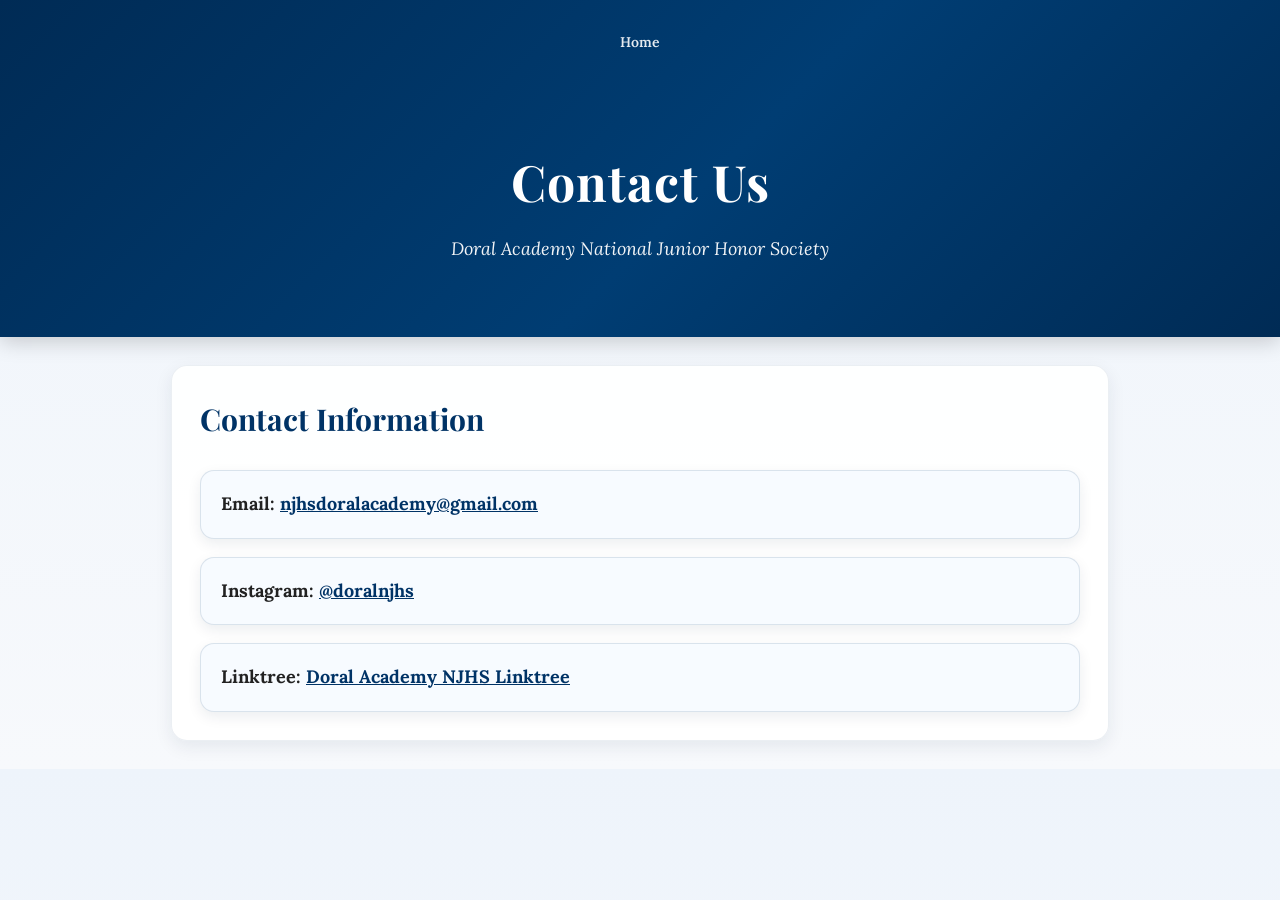
<file: contact.html>
<!DOCTYPE html>
<html>
<head>
  <title>Contact Us - Doral Academy NJHS</title>
  <link rel="stylesheet" href="style.css">
  <link rel="icon" type="image/png" href="njhs-logo-clean.png">

  <style>
    .contact-list {
      display: flex;
      flex-direction: column;
      gap: 18px;
      margin-top: 20px;
    }

    .contact-item {
      background: #f7fbff;
      padding: 18px 20px;
      border-radius: 14px;
      border: 1px solid rgba(0, 51, 102, 0.12);
      box-shadow: 0 5px 14px rgba(0, 35, 70, 0.08);
      font-size: 18px;
    }

    .contact-link {
      color: #003366;
      font-weight: bold;
      text-decoration: underline;
    }

    .contact-link:hover {
      color: #001f3f;
    }
  </style>
</head>

<body>

  <header>
    <nav class="top-nav">
      <a href="index.html">Home</a>
    </nav>

    <h1>Contact Us</h1>
    <p>Doral Academy National Junior Honor Society</p>
  </header>

  <section>
    <h2>Contact Information</h2>

    <div class="contact-list">

      <div class="contact-item">
        <strong>Email:</strong>
        <a href="mailto:njhsdoralacademy@gmail.com" class="contact-link">
          njhsdoralacademy@gmail.com
        </a>
      </div>

      <div class="contact-item">
        <strong>Instagram:</strong>
        <a href="https://www.instagram.com/doralnjhs/" target="_blank" class="contact-link">
          @doralnjhs
        </a>
      </div>

      <div class="contact-item">
        <strong>Linktree:</strong>
        <a href="https://linktr.ee/doralacademynjhs" target="_blank" class="contact-link">
          Doral Academy NJHS Linktree
        </a>
      </div>

    </div>
  </section>

</body>
</html>
</file>
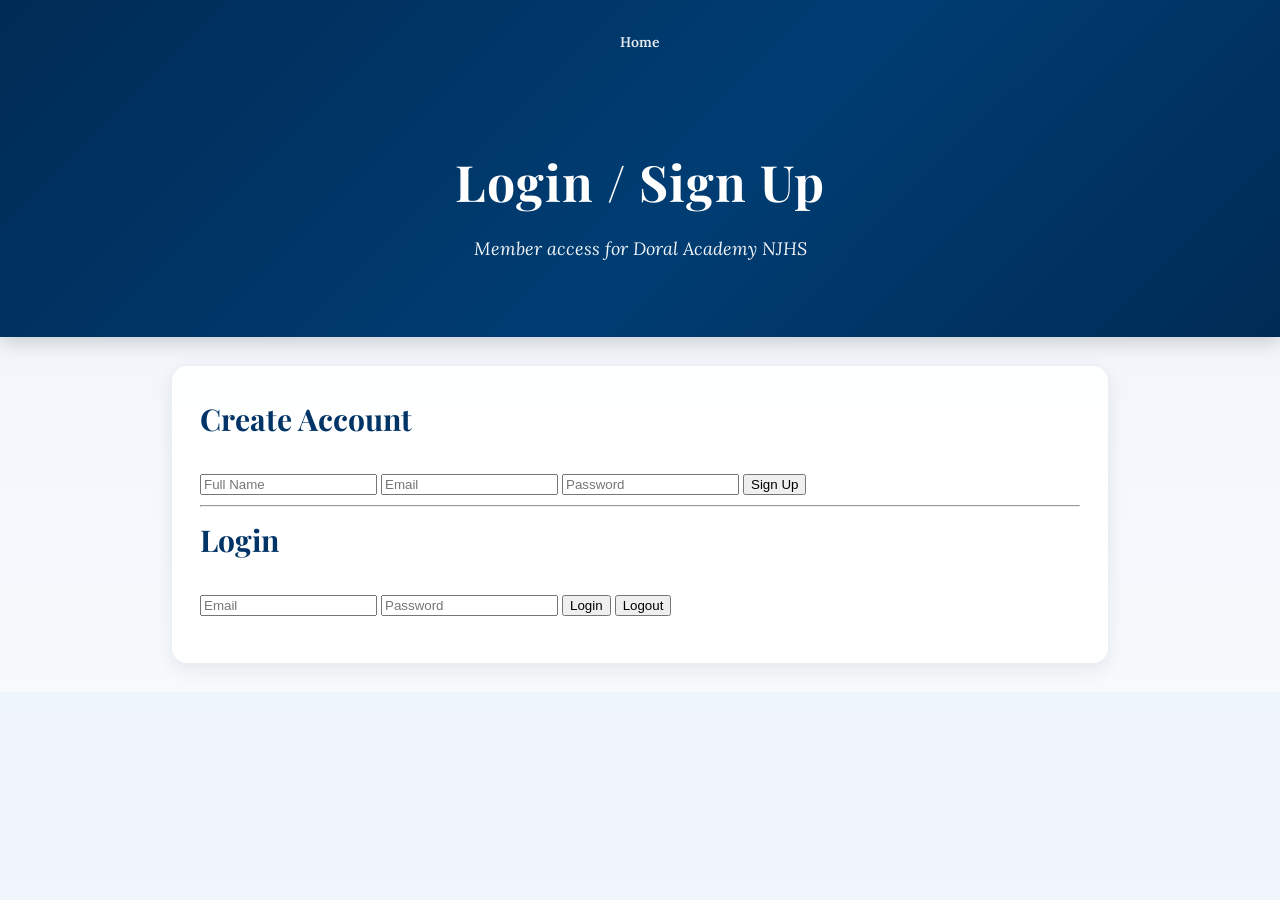
<file: login.html>
<!DOCTYPE html>
<html>
<head>
  <title>Login / Sign Up - Doral Academy NJHS</title>
  <link rel="stylesheet" href="style.css">
  <link rel="icon" type="image/png" href="njhs-logo-clean.png">
</head>

<body>

  <header>
    <nav class="top-nav">
      <a href="index.html">Home</a>
    </nav>

    <h1>Login / Sign Up</h1>
    <p>Member access for Doral Academy NJHS</p>
  </header>

  <section class="auth-box">
    <h2>Create Account</h2>

    <input type="text" id="signupName" placeholder="Full Name">
    <input type="email" id="signupEmail" placeholder="Email">
    <input type="password" id="signupPassword" placeholder="Password">

    <button onclick="signUp()">Sign Up</button>

    <hr>

    <h2>Login</h2>

    <input type="email" id="loginEmail" placeholder="Email">
    <input type="password" id="loginPassword" placeholder="Password">

    <button onclick="login()">Login</button>
    <button onclick="logout()">Logout</button>

    <p id="authMessage" class="auth-message"></p>
  </section>

  <script src="script.js"></script>

</body>
</html>
</file>
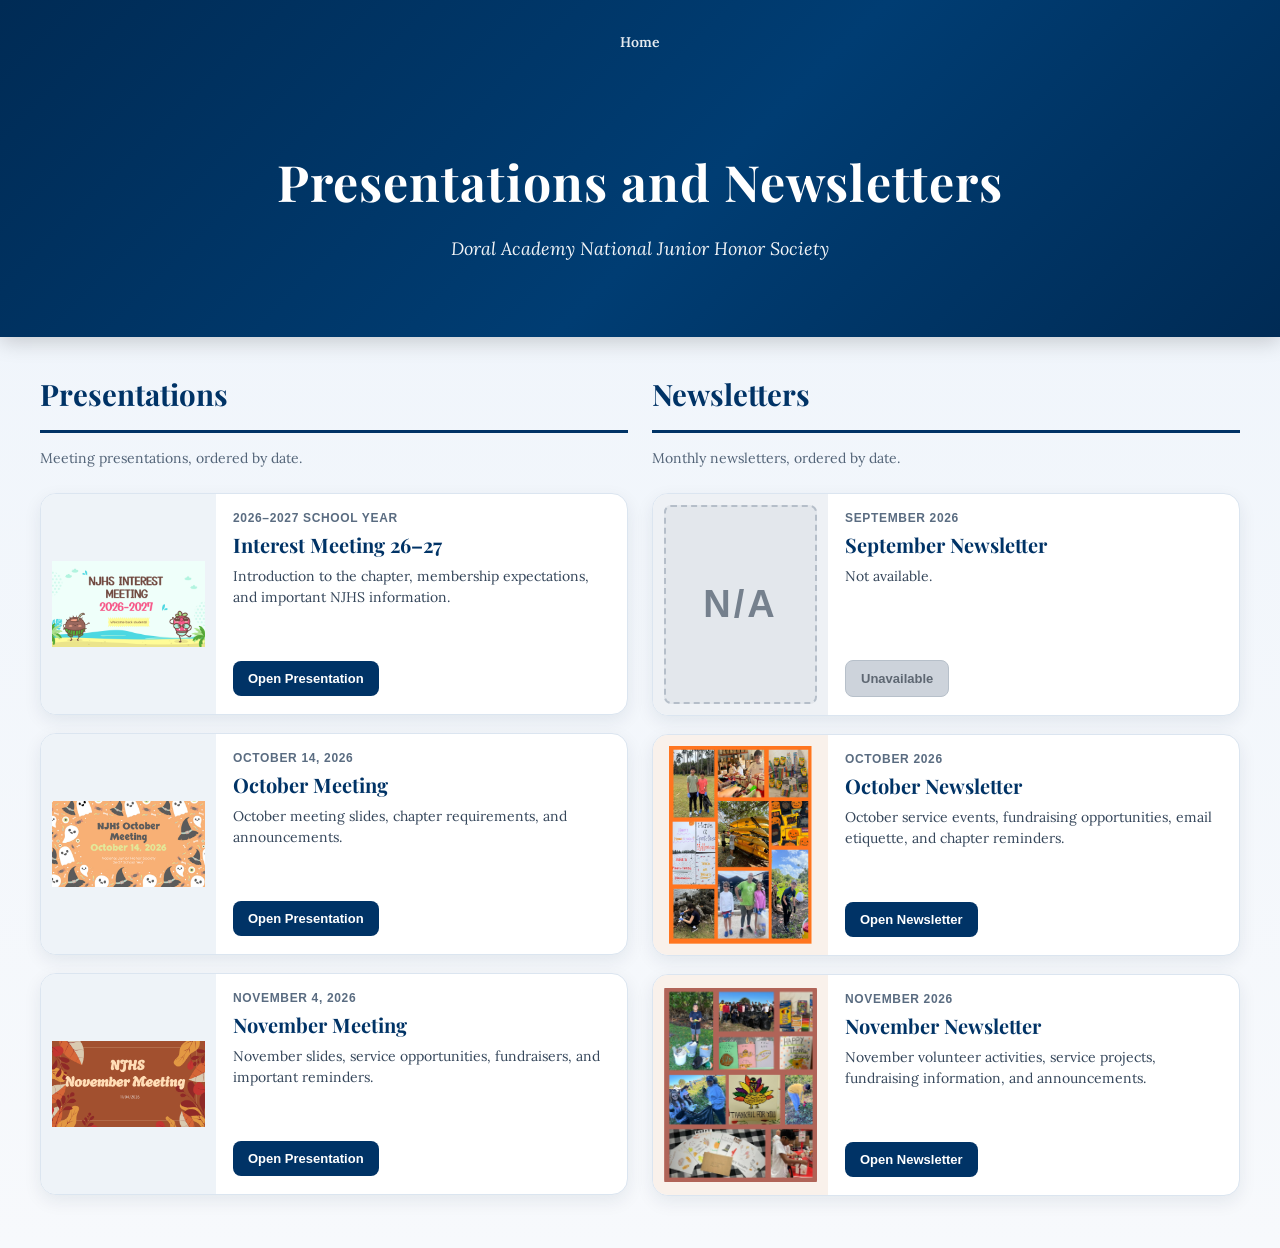
<file: powerpoints.html>
<!DOCTYPE html>
<html lang="en">

<head>
  <meta charset="UTF-8">
  <meta name="viewport" content="width=device-width, initial-scale=1.0">

  <title>Presentations and Newsletters - Doral Academy NJHS</title>

  <link rel="stylesheet" href="style.css">
  <link rel="icon" type="image/png" href="njhs-logo-clean.png">

  <style>

    /* =====================================
       PAGE TITLE
       ===================================== */

    .presentations-page .responsive-page-title {
      display: block;
      max-width: 100%;
      box-sizing: border-box;
      overflow: hidden;
      text-overflow: ellipsis;
      white-space: nowrap;
    }

    /* =====================================
       TWO-COLUMN LAYOUT
       ===================================== */

    .presentations-page main.materials-layout {
      display: grid;
      grid-template-columns: repeat(2, minmax(0, 1fr));
      align-items: start;
      gap: 24px;

      width: min(1200px, calc(100% - 36px));
      max-width: 1200px;
      margin: 32px auto 52px;
      padding: 0;
    }

    .presentations-page section.materials-column {
      min-width: 0;
      width: auto;
      max-width: none;
      margin: 0;
      padding: 0;

      background: transparent;
      border: none;
      box-shadow: none;
    }

    /* =====================================
       COLUMN HEADINGS
       ===================================== */

    .presentations-page .column-heading {
      color: #003366;
      font-size: clamp(23px, 2.3vw, 30px);
      margin: 0 0 18px;
      padding-bottom: 11px;
      border-bottom: 3px solid #003366;
    }

    .presentations-page .column-intro {
      color: #536478;
      font-size: 14px;
      margin: -4px 0 22px;
    }

    /* =====================================
       DOCUMENT LISTS
       ===================================== */

    .presentations-page .material-list {
      display: flex;
      flex-direction: column;
      gap: 18px;
    }

    /* =====================================
       DOCUMENT CARDS
       ===================================== */

    .presentations-page .material-card {
      display: grid;
      grid-template-columns: minmax(0, 175px) minmax(0, 1fr);

      min-width: 0;
      overflow: hidden;

      background: white;
      border: 1px solid #dbe5f0;
      border-radius: 16px;

      box-shadow: 0 6px 18px rgba(0, 35, 70, 0.08);

      transition:
        transform 0.18s ease,
        box-shadow 0.18s ease;
    }

    .presentations-page .material-card:hover {
      transform: translateY(-2px);

      box-shadow:
        0 10px 24px rgba(0, 35, 70, 0.13);
    }

    /* =====================================
       DOCUMENT COVER IMAGES
       ===================================== */

    .presentations-page .material-preview {
      display: flex;
      align-items: center;
      justify-content: center;

      min-width: 0;
      min-height: 220px;
      padding: 11px;

      box-sizing: border-box;
      background: #eef3f8;
      text-decoration: none;
    }

    .presentations-page .material-preview img {
      display: block;

      width: 100%;
      max-width: 100%;
      height: 198px;

      object-fit: contain;
      border-radius: 4px;
    }

    /* NEWSLETTER COVER BACKGROUND */

    .presentations-page .newsletter-preview {
      background: #f9f1eb;
    }

    /* =====================================
       DOCUMENT CONTENT
       ===================================== */

    .presentations-page .material-content {
      display: flex;
      flex-direction: column;
      align-items: flex-start;

      min-width: 0;
      padding: 17px 17px 18px;
    }

    .presentations-page .material-date {
      color: #5a6c81;
      font: 700 12px Arial, sans-serif;

      letter-spacing: 0.055em;
      text-transform: uppercase;

      margin: 0 0 7px;
    }

    .presentations-page .material-card h3 {
      font-family: 'Playfair Display', Georgia, serif;
      font-size: 20px;
      line-height: 1.25;

      color: #003366;
      margin: 0 0 9px;

      overflow-wrap: anywhere;
    }

    .presentations-page .material-description {
      color: #35465a;
      font-size: 14px;
      line-height: 1.5;

      margin: 0 0 16px;
    }

    /* =====================================
       OPEN PDF BUTTONS
       ===================================== */

    .presentations-page .material-button {
      display: inline-block;

      margin-top: auto;
      padding: 10px 15px;

      border: none;
      border-radius: 8px;

      background: #003366;
      color: white !important;

      font: 700 13px Arial, sans-serif;
      text-align: center;
      text-decoration: none;

      transition: background-color 0.18s ease;
    }

    .presentations-page a.material-button:hover {
      background: #001a36;
      color: white !important;
    }

    .presentations-page a:focus-visible {
      outline: 3px solid #1872ba;
      outline-offset: 3px;
    }

    /* =====================================
       SEPTEMBER NEWSLETTER - UNAVAILABLE
       ===================================== */

    .presentations-page .unavailable-card:hover {
      transform: none;

      box-shadow:
        0 6px 18px rgba(0, 35, 70, 0.08);
    }

    .presentations-page .placeholder-preview {
      background: #eef1f5;
      cursor: default;
    }

    .presentations-page .na-cover {
      display: grid;
      place-items: center;

      width: 100%;
      min-height: 195px;

      border: 2px dashed #b5bec9;
      border-radius: 7px;

      background: #e3e7ec;
      color: #75808d;

      font: 800 38px Arial, sans-serif;
      letter-spacing: 0.08em;
    }

    .presentations-page button.unavailable-button,
    .presentations-page button.unavailable-button:disabled {
      cursor: not-allowed;

      opacity: 1;

      border: 1px solid #b7c0ca;
      background: #cdd3db;

      color: #5e6772 !important;
    }

    /* =====================================
       TABLET
       ===================================== */

    @media (min-width: 761px) and (max-width: 1050px) {

      .presentations-page .material-card {
        grid-template-columns: 1fr;
      }

      .presentations-page .material-preview {
        min-height: 175px;
      }

      .presentations-page .material-preview img {
        height: 160px;
      }

      .presentations-page .na-cover {
        min-height: 155px;
      }

    }

    /* =====================================
       MOBILE
       ===================================== */

    @media (max-width: 760px) {

      .presentations-page main.materials-layout {
        grid-template-columns: minmax(0, 1fr);

        gap: 38px;

        width: min(570px, calc(100% - 24px));
        margin: 20px auto 40px;
      }

      .presentations-page .responsive-page-title {
        font-size: clamp(22px, 6.9vw, 35px);
      }

    }

    /* =====================================
       SMALL PHONES
       ===================================== */

    @media (max-width: 440px) {

      .presentations-page .material-card {
        grid-template-columns:
          minmax(0, 135px) minmax(0, 1fr);
      }

      .presentations-page .material-preview {
        min-height: 198px;
        padding: 8px;
      }

      .presentations-page .material-preview img {
        height: 170px;
      }

      .presentations-page .na-cover {
        min-height: 155px;
        font-size: 28px;
      }

      .presentations-page .material-content {
        padding: 13px 11px;
      }

      .presentations-page .material-card h3 {
        font-size: 17px;
      }

      .presentations-page .material-description {
        font-size: 12px;
      }

      .presentations-page .material-button {
        font-size: 12px;
        padding: 9px 11px;
      }

    }

  </style>

</head>

<body class="presentations-page">

  <!-- =====================================
       PAGE HEADER
       ===================================== -->

  <header>

    <nav class="top-nav" aria-label="Main navigation">

      <a href="index.html">Home</a>

    </nav>

    <h1
      class="responsive-page-title"
      title="Presentations and Newsletters">

      Presentations and Newsletters

    </h1>

    <p>
      Doral Academy National Junior Honor Society
    </p>

  </header>

  <!-- =====================================
       MAIN CONTENT
       ===================================== -->

  <main class="materials-layout">

    <!-- =====================================
         LEFT COLUMN: PRESENTATIONS
         ===================================== -->

    <section class="materials-column">

      <h2 class="column-heading">
        Presentations
      </h2>

      <p class="column-intro">
        Meeting presentations, ordered by date.
      </p>

      <div class="material-list">

        <!-- INTEREST MEETING PRESENTATION -->

        <article class="material-card">

          <a
            class="material-preview"
            href="NJHS%20Interest%20Meeting%2026-27%20PowerPoint.pdf"
            target="_blank"
            rel="noopener noreferrer"
            aria-label="Open NJHS Interest Meeting presentation">

            <img
              src="njhs-interest-cover.png"
              alt="NJHS Interest Meeting cover"
              loading="lazy">

          </a>

          <div class="material-content">

            <p class="material-date">
              2026–2027 School Year
            </p>

            <h3>
              Interest Meeting 26–27
            </h3>

            <p class="material-description">
              Introduction to the chapter,
              membership expectations, and
              important NJHS information.
            </p>

            <a
              class="material-button"
              href="NJHS%20Interest%20Meeting%2026-27%20PowerPoint.pdf"
              target="_blank"
              rel="noopener noreferrer">

              Open Presentation

            </a>

          </div>

        </article>

        <!-- OCTOBER PRESENTATION -->

        <article class="material-card">

          <a
            class="material-preview"
            href="njhs-october-2026.pdf"
            target="_blank"
            rel="noopener noreferrer"
            aria-label="Open October NJHS Meeting presentation">

            <img
              src="njhs-october-cover.png"
              alt="October NJHS Meeting presentation cover"
              loading="lazy">

          </a>

          <div class="material-content">

            <p class="material-date">
              October 14, 2026
            </p>

            <h3>
              October Meeting
            </h3>

            <p class="material-description">
              October meeting slides,
              chapter requirements,
              and announcements.
            </p>

            <a
              class="material-button"
              href="njhs-october-2026.pdf"
              target="_blank"
              rel="noopener noreferrer">

              Open Presentation

            </a>

          </div>

        </article>

        <!-- NOVEMBER PRESENTATION -->

        <article class="material-card">

          <a
            class="material-preview"
            href="njhs-november-2026.pdf"
            target="_blank"
            rel="noopener noreferrer"
            aria-label="Open November NJHS Meeting presentation">

            <img
              src="njhs-november-cover.png"
              alt="November NJHS Meeting presentation cover"
              loading="lazy">

          </a>

          <div class="material-content">

            <p class="material-date">
              November 4, 2026
            </p>

            <h3>
              November Meeting
            </h3>

            <p class="material-description">
              November slides, service
              opportunities, fundraisers,
              and important reminders.
            </p>

            <a
              class="material-button"
              href="njhs-november-2026.pdf"
              target="_blank"
              rel="noopener noreferrer">

              Open Presentation

            </a>

          </div>

        </article>

      </div>

    </section>

    <!-- =====================================
         RIGHT COLUMN: NEWSLETTERS
         ===================================== -->

    <section class="materials-column">

      <h2 class="column-heading">
        Newsletters
      </h2>

      <p class="column-intro">
        Monthly newsletters, ordered by date.
      </p>

      <div class="material-list">

        <!-- SEPTEMBER NEWSLETTER: N/A -->

        <article class="material-card unavailable-card">

          <!-- No clickable image -->

          <div class="material-preview placeholder-preview">

            <div
              class="na-cover"
              aria-label="September newsletter not available">

              N/A

            </div>

          </div>

          <div class="material-content">

            <p class="material-date">
              September 2026
            </p>

            <h3>
              September Newsletter
            </h3>

            <p class="material-description">
              Not available.
            </p>

            <!-- Truly disabled, no PDF link -->

            <button
              class="material-button unavailable-button"
              type="button"
              disabled>

              Unavailable

            </button>

          </div>

        </article>

        <!-- =====================================
             OCTOBER NEWSLETTER
             ORIGINAL PDF + NEW COVER IMAGE
             ===================================== -->

        <article class="material-card">

          <a
            class="material-preview newsletter-preview"
            href="October%20Newsletter%202026.pdf"
            target="_blank"
            rel="noopener noreferrer"
            aria-label="Open original October 2026 NJHS Newsletter">

            <!-- YOUR ORANGE OCTOBER COLLAGE -->

            <img
              src="njhs-oct-2026-original-collage.png"
              alt="October 2026 NJHS Newsletter service collage"
              loading="lazy">

          </a>

          <div class="material-content">

            <p class="material-date">
              October 2026
            </p>

            <h3>
              October Newsletter
            </h3>

            <p class="material-description">
              October service events,
              fundraising opportunities,
              email etiquette,
              and chapter reminders.
            </p>

            <!-- OPENS THE ORIGINAL OCTOBER PDF -->

            <a
              class="material-button"
              href="October%20Newsletter%202026.pdf"
              target="_blank"
              rel="noopener noreferrer">

              Open Newsletter

            </a>

          </div>

        </article>

        <!-- =====================================
             NOVEMBER NEWSLETTER
             ORIGINAL PDF + NEW COVER IMAGE
             ===================================== -->

        <article class="material-card">

          <a
            class="material-preview newsletter-preview"
            href="November%20Newsletter%202026.pdf"
            target="_blank"
            rel="noopener noreferrer"
            aria-label="Open original November 2026 NJHS Newsletter">

            <!-- YOUR BROWN NOVEMBER COLLAGE -->

            <img
              src="njhs-nov-2026-original-collage.png"
              alt="November 2026 NJHS Newsletter service collage"
              loading="lazy">

          </a>

          <div class="material-content">

            <p class="material-date">
              November 2026
            </p>

            <h3>
              November Newsletter
            </h3>

            <p class="material-description">
              November volunteer activities,
              service projects, fundraising
              information, and announcements.
            </p>

            <!-- OPENS THE ORIGINAL NOVEMBER PDF -->

            <a
              class="material-button"
              href="November%20Newsletter%202026.pdf"
              target="_blank"
              rel="noopener noreferrer">

              Open Newsletter

            </a>

          </div>

        </article>

      </div>

    </section>

  </main>

</body>
</html>
</file>
<file: style.css>
@import url('https://fonts.googleapis.com/css2?family=Lora:wght@400;500;600&family=Playfair+Display:wght@600;700&display=swap');

html {
  scroll-behavior: smooth;
}

body {
  font-family: 'Lora', Georgia, serif;
  background: linear-gradient(180deg, #eef4fb 0%, #f7f9fc 100%);
  color: #222;
  margin: 0;
  padding: 0;
  line-height: 1.7;
}

header {
  background: linear-gradient(135deg, #002b55 0%, #003d73 55%, #002b55 100%);
  color: white;
  padding: 105px 25px 55px 25px;
  text-align: center;
  position: relative;
  box-shadow: 0 5px 20px rgba(0, 0, 0, 0.18);
}

.top-nav {
  position: absolute;
  top: 22px;
  left: 50%;
  transform: translateX(-50%);
  display: flex;
  gap: 10px;
  flex-wrap: wrap;
  justify-content: center;
  max-width: 950px;
  width: 90%;
}

.top-nav a {
  color: rgba(255, 255, 255, 0.9);
  text-decoration: none;
  font-size: 14px;
  font-weight: 600;
  padding: 9px 14px;
  border-radius: 999px;
  background: transparent;
  border: 1px solid transparent;
  transition: all 0.25s ease;
}

.top-nav a:hover {
  color: white;
  background: rgba(255, 255, 255, 0.16);
  border: 1px solid rgba(255, 255, 255, 0.35);
  backdrop-filter: blur(8px);
  transform: translateY(-2px);
  box-shadow: 0 6px 16px rgba(0, 0, 0, 0.18);
}

.hero-title-row {
  display: flex;
  align-items: center;
  justify-content: center;
  gap: 32px;
  max-width: 980px;
  margin: 0 auto;
}

.title-text {
  text-align: center;
}

header h1 {
  font-family: 'Playfair Display', Georgia, serif;
  font-size: 50px;
  margin-bottom: 10px;
  letter-spacing: 1px;
}

header p {
  font-size: 18px;
  font-style: italic;
  margin-top: 0;
  opacity: 0.95;
}

.home-logo {
  object-fit: contain;
  flex-shrink: 0;
}

.njhs-logo {
  width: 90px;
  height: 90px;
  background-color: white;
  padding: 6px;
  border-radius: 50%;
  filter: drop-shadow(0 5px 12px rgba(0, 0, 0, 0.25));
}

.doral-logo {
  width: auto;
  height: 90px;
  max-width: 130px;
  filter: drop-shadow(0 5px 12px rgba(0, 0, 0, 0.25));
}

section {
  background: rgba(255, 255, 255, 0.92);
  margin: 28px auto;
  padding: 28px;
  max-width: 880px;
  border-radius: 16px;
  border: 1px solid rgba(0, 51, 102, 0.08);
  box-shadow: 0 6px 18px rgba(0, 35, 70, 0.08);
}

h2 {
  font-family: 'Playfair Display', Georgia, serif;
  color: #003366;
  font-size: 30px;
  margin-top: 0;
}

p,
li {
  font-size: 17px;
}

.board-section {
  max-width: 1150px;
}

.member-grid {
  display: grid;
  grid-template-columns: repeat(auto-fit, minmax(210px, 1fr));
  gap: 28px;
  justify-content: center;
  align-items: stretch;
  margin-top: 25px;
  background: #eaf4ff;
  padding: 28px;
  border-radius: 20px;
}

.member-card {
  min-height: 430px;
  height: 100%;
  box-sizing: border-box;
  text-align: center;
  background: #f7fbff;
  padding: 14px;
  border-radius: 18px;
  border: 1px solid rgba(0, 51, 102, 0.12);
  box-shadow: 0 6px 18px rgba(0, 35, 70, 0.1);
  transition: all 0.25s ease;
  display: flex;
  flex-direction: column;
  align-items: center;
  justify-content: flex-start;
  overflow: visible;
}

.member-card:hover {
  transform: translateY(-4px);
  box-shadow: 0 12px 26px rgba(0, 35, 70, 0.18);
}

.member-card img {
  width: 100%;
  height: 210px;
  object-fit: cover;
  object-position: center;
  border-radius: 14px;
  display: block;
  margin-bottom: 12px;
  flex-shrink: 0;
}

.member-card h3 {
  font-family: 'Playfair Display', Georgia, serif;
  color: #003366;
  font-size: 21px;
  min-height: 50px;
  margin: 8px 0 6px 0;
  line-height: 1.15;
  display: flex;
  align-items: center;
  justify-content: center;
  text-align: center;
  flex-shrink: 0;
}

.member-card p {
  margin: 3px 0;
  font-size: 15px;
  color: #345;
  font-style: italic;
  flex-shrink: 0;
}

.contact-row {
  margin-top: auto;
  padding-top: 14px;
  display: flex;
  justify-content: center;
  align-items: center;
  gap: 8px;
  width: 100%;
  position: relative;
  overflow: visible;
}

.whatsapp-button {
  width: 32px;
  height: 32px;
  border-radius: 50%;
  background-color: #25D366;
  color: white;
  display: flex;
  align-items: center;
  justify-content: center;
  text-decoration: none;
  flex-shrink: 0;
}

.whatsapp-icon {
  width: 19px;
  height: 22px;
  fill: currentColor;
}

.whatsapp-button:hover {
  background-color: #1ebe5d;
}

.phone-button {
  position: relative !important;
  display: inline-flex !important;
  align-items: center !important;
  justify-content: center !important;
  min-width: 118px !important;
  height: 32px !important;
  padding: 0 12px !important;
  border-radius: 6px !important;
  background-color: #003366 !important;
  color: white !important;
  font-family: Georgia, serif !important;
  font-size: 13px !important;
  font-weight: 700 !important;
  font-style: normal !important;
  text-decoration: none !important;
  text-align: center !important;
  box-sizing: border-box !important;
  overflow: visible !important;
}

.phone-button::before {
  content: attr(data-phone);
  position: absolute;
  bottom: 42px;
  left: 50%;
  transform: translateX(-50%) translateY(6px);
  background-color: #003366;
  color: white;
  padding: 6px 10px;
  border-radius: 6px;
  font-size: 12px;
  white-space: nowrap;
  opacity: 0;
  pointer-events: none;
  transition: all 0.2s ease;
  box-shadow: 0 5px 14px rgba(0, 0, 0, 0.2);
  z-index: 10;
}

.phone-button::after {
  content: "";
  position: absolute;
  bottom: 35px;
  left: 50%;
  transform: translateX(-50%) translateY(6px);
  border-width: 7px 7px 0 7px;
  border-style: solid;
  border-color: #003366 transparent transparent transparent;
  opacity: 0;
  pointer-events: none;
  transition: all 0.2s ease;
  z-index: 10;
}

.phone-button:hover {
  background-color: #001f3f !important;
}

.phone-button:hover::before,
.phone-button:hover::after {
  opacity: 1;
  transform: translateX(-50%) translateY(0);
}

.values-section {
  max-width: 1000px;
}

.values-image {
  display: block;
  width: 100%;
  max-width: 360px;
  height: auto;
  margin: 20px auto 30px auto;
  border-radius: 14px;
  object-fit: contain;
}

.values-grid {
  display: grid;
  grid-template-columns: repeat(auto-fit, minmax(210px, 1fr));
  gap: 20px;
  margin-top: 25px;
}

.value-card {
  background: #f7fbff;
  padding: 20px;
  border-radius: 16px;
  border: 1px solid rgba(0, 51, 102, 0.12);
  box-shadow: 0 6px 18px rgba(0, 35, 70, 0.08);
}

.value-card h3 {
  font-family: 'Playfair Display', Georgia, serif;
  color: #003366;
  font-size: 24px;
  margin-top: 0;
  margin-bottom: 8px;
}

.value-card p {
  font-size: 16px;
  margin-bottom: 0;
}

.staff-section {
  max-width: 1100px;
  background: white;
  text-align: center;
  padding: 38px 28px 55px 28px;
}

.staff-title-row {
  display: flex;
  align-items: center;
  justify-content: center;
  gap: 28px;
  margin-bottom: 55px;
}

.staff-title-row h2 {
  font-family: Arial, sans-serif;
  font-size: 30px;
  letter-spacing: 4px;
  color: #455c69;
  margin: 0;
  white-space: nowrap;
}

.staff-line {
  height: 2px;
  background-color: #455c69;
  flex: 1;
  max-width: 170px;
}

.staff-profile {
  display: flex;
  flex-direction: column;
  align-items: center;
}

.staff-photo {
  width: 260px;
  height: 260px;
  object-fit: cover;
  object-position: center;
  border-radius: 50%;
  margin-bottom: 35px;
}

.staff-profile h3 {
  font-family: Arial, sans-serif;
  font-size: 28px;
  font-weight: 400;
  color: #222;
  margin: 0 0 12px 0;
}

.staff-profile p {
  font-family: Arial, sans-serif;
  font-size: 22px;
  line-height: 1.45;
  color: #455c69;
  margin: 0;
}

.powerpoint-card {
  background: #f7fbff;
  padding: 24px;
  border-radius: 18px;
  border: 1px solid rgba(0, 51, 102, 0.12);
  box-shadow: 0 6px 18px rgba(0, 35, 70, 0.1);
  text-align: center;
  margin-top: 20px;
}

.powerpoint-card h3 {
  font-family: 'Playfair Display', Georgia, serif;
  color: #003366;
  font-size: 26px;
  margin-top: 0;
}

.powerpoint-card p {
  font-size: 16px;
  margin-bottom: 20px;
}

.powerpoint-button {
  display: inline-block;
  background-color: #003366;
  color: white;
  padding: 10px 18px;
  border-radius: 999px;
  text-decoration: none;
  font-weight: bold;
  font-size: 15px;
}

.powerpoint-button:hover {
  background-color: #001f3f;
}

@media (max-width: 950px) {
  header {
    padding-top: 155px;
  }

  .top-nav {
    top: 62px;
    left: 50%;
    transform: translateX(-50%);
    justify-content: center;
    width: 90%;
  }
}

@media (max-width: 700px) {
  .hero-title-row {
    gap: 14px;
  }

  .njhs-logo {
    width: 62px;
    height: 62px;
  }

  .doral-logo {
    height: 62px;
    max-width: 95px;
  }

  header h1 {
    font-size: 34px;
  }

  header p {
    font-size: 15px;
  }

  .top-nav a {
    font-size: 12px;
    padding: 7px 10px;
  }

  .member-grid {
    grid-template-columns: repeat(auto-fit, minmax(180px, 210px));
  }

  .member-card {
    min-height: 410px;
  }

  .member-card img {
    height: 190px;
  }

  .staff-title-row {
    gap: 12px;
  }

  .staff-title-row h2 {
    font-size: 18px;
    letter-spacing: 2px;
    white-space: normal;
  }

  .staff-line {
    max-width: 70px;
  }

  .staff-photo {
    width: 210px;
    height: 210px;
  }

  .staff-profile h3 {
    font-size: 24px;
  }

  .staff-profile p {
    font-size: 18px;
  }
}

.powerpoint-cover {
  display: block;
  width: 100%;
  max-width: 620px;
  height: auto;
  margin: 0 auto 22px auto;
  border-radius: 16px;
  box-shadow: 0 6px 18px rgba(0, 35, 70, 0.14);
}

/* Navigation buttons - clean rectangular hover */

.top-nav a {
  background: transparent !important;
  border: none !important;
  border-radius: 5px !important;
  box-shadow: none !important;
  backdrop-filter: none !important;
  transition: background-color 0.25s ease, color 0.25s ease !important;
}

.top-nav a:hover {
  background-color: #001a36 !important;
  color: white !important;
  border: none !important;
  border-radius: 5px !important;
  box-shadow: none !important;
  transform: none !important;
}

.top-nav a:focus-visible {
  outline: 2px solid white;
  outline-offset: 3px;
}


/* ===================================
   HOMEPAGE - LARGE NJHS WATERMARK
   =================================== */

.home-page .home-header {
  position: relative;
  isolation: isolate;
  overflow: hidden;
}

.home-page .home-header::before {
  content: "";
  position: absolute;
  inset: 0;

  background-image: url("njhs-circle-logo.png");
  background-position: center;
  background-repeat: no-repeat;
  background-size: 620px auto;

  opacity: 0.22;
  mix-blend-mode: multiply;
  pointer-events: none;
  z-index: 0;
}

/* Keep the navigation, text, and logos above the watermark */

.home-page .home-header .hero-title-row {
  position: relative;
  z-index: 1;
}

.home-page .home-header .top-nav a {
  position: relative;
  z-index: 2;
}

/* Smaller watermark on phones */

@media (max-width: 700px) {
  .home-page .home-header::before {
    background-size: 340px auto;
  }
}


/* ===================================
   CALENDAR - DECEMBER 2 ONLY
   =================================== */

/* Remove the watermark from the entire calendar */

.njhs-calendar-page .calendar-content::before {
  display: none !important;
}

/* Watermark inside the December 2 square */

.njhs-calendar-page .calendar-day.watermark-day {
  position: relative;
  isolation: isolate;
  overflow: hidden;
}

/* NJHS logo inside that square */

.njhs-calendar-page .calendar-day.watermark-day::before {
  content: "";
  position: absolute;
  inset: 0;

  background-image: url("njhs-circle-logo.png");
  background-position: center;
  background-repeat: no-repeat;
  background-size: 90% auto;

  opacity: 0.22;
  pointer-events: none;
  z-index: 0;
}

/* Keep 2A and NJHS text readable */

.njhs-calendar-page .calendar-day.watermark-day > span {
  position: relative;
  z-index: 1;
}
.watermark-section {
  position: relative;
  overflow: hidden;
}

.watermark-section::before {
  content: "";
  position: absolute;
  inset: 0;
  background-image: url("njhs-circle-logo.png");
  background-repeat: no-repeat;
  background-position: center;
  background-size: 420px;
  opacity: 0.06;
  pointer-events: none;
}

.watermark-section > * {
  position: relative;
  z-index: 1;
}

section ul {
  padding-left: 28px;
}

section ul li {
  margin-bottom: 10px;
}
</file>
